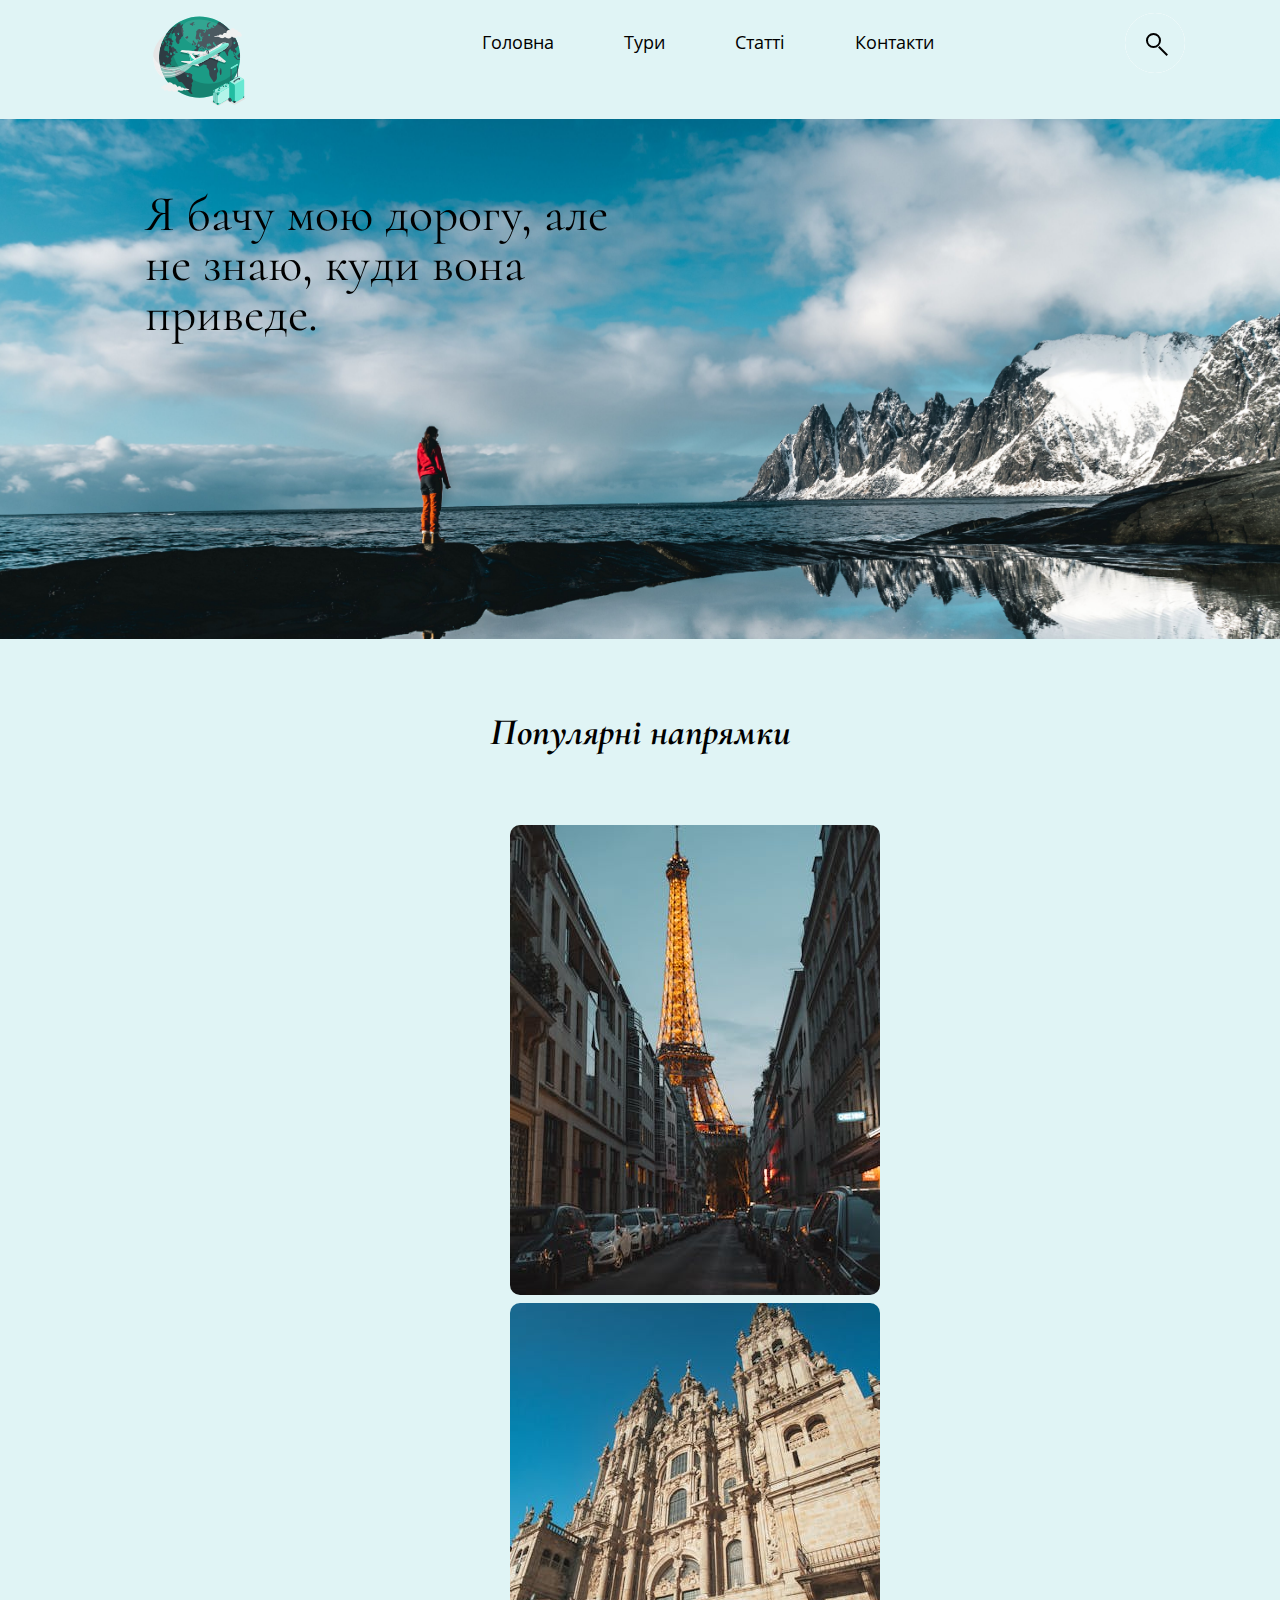
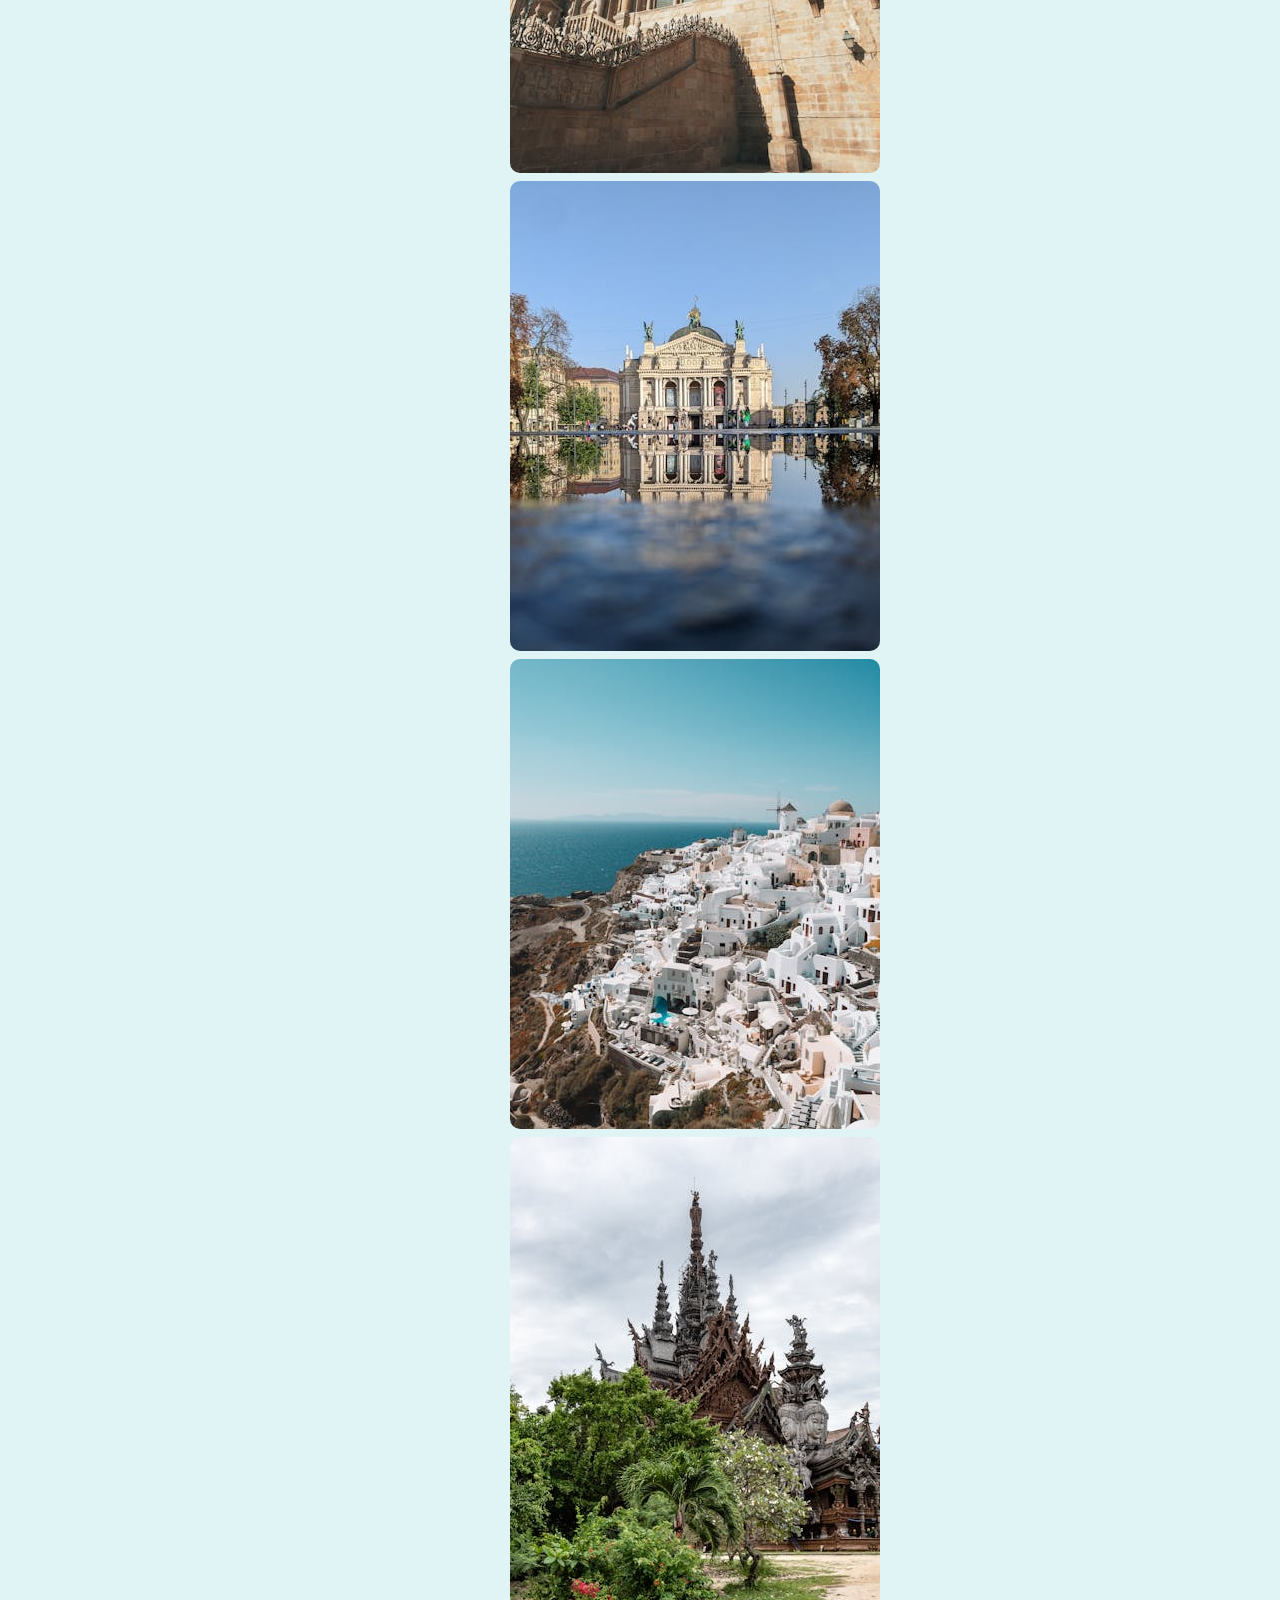
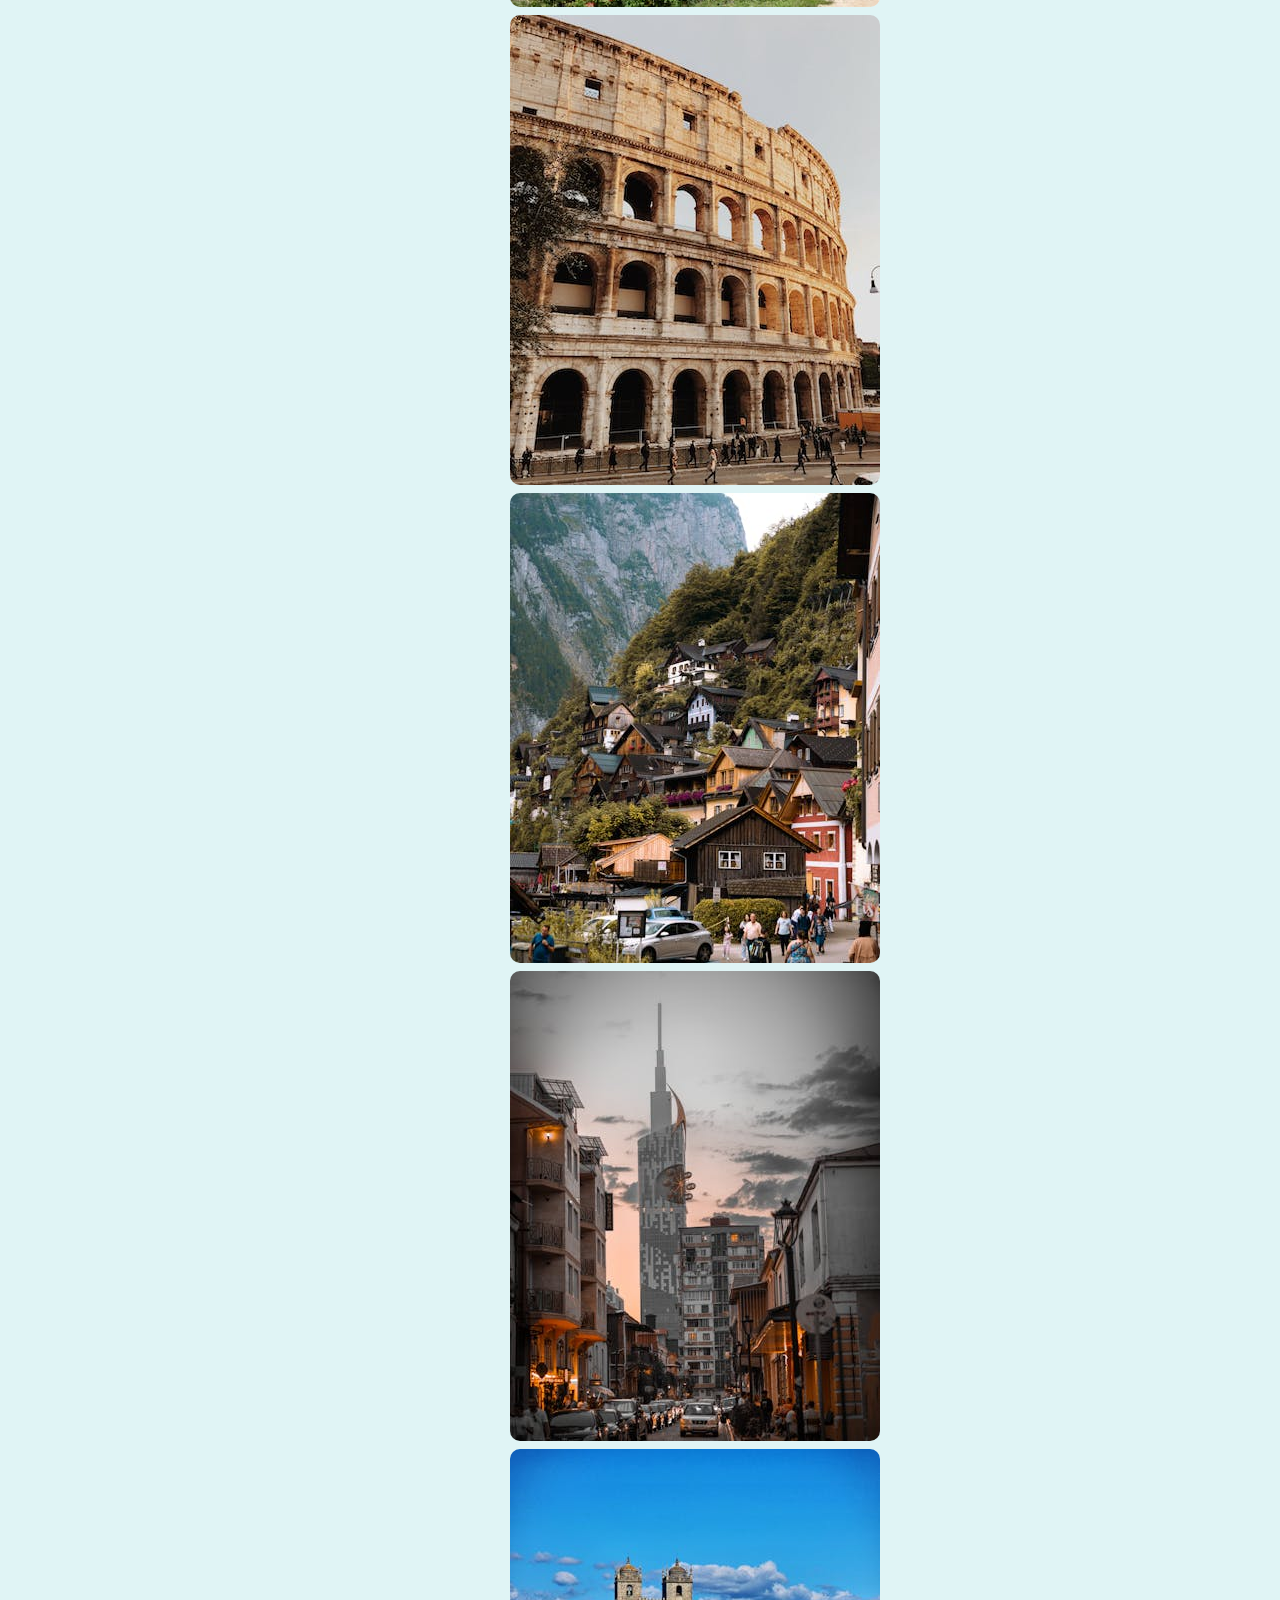
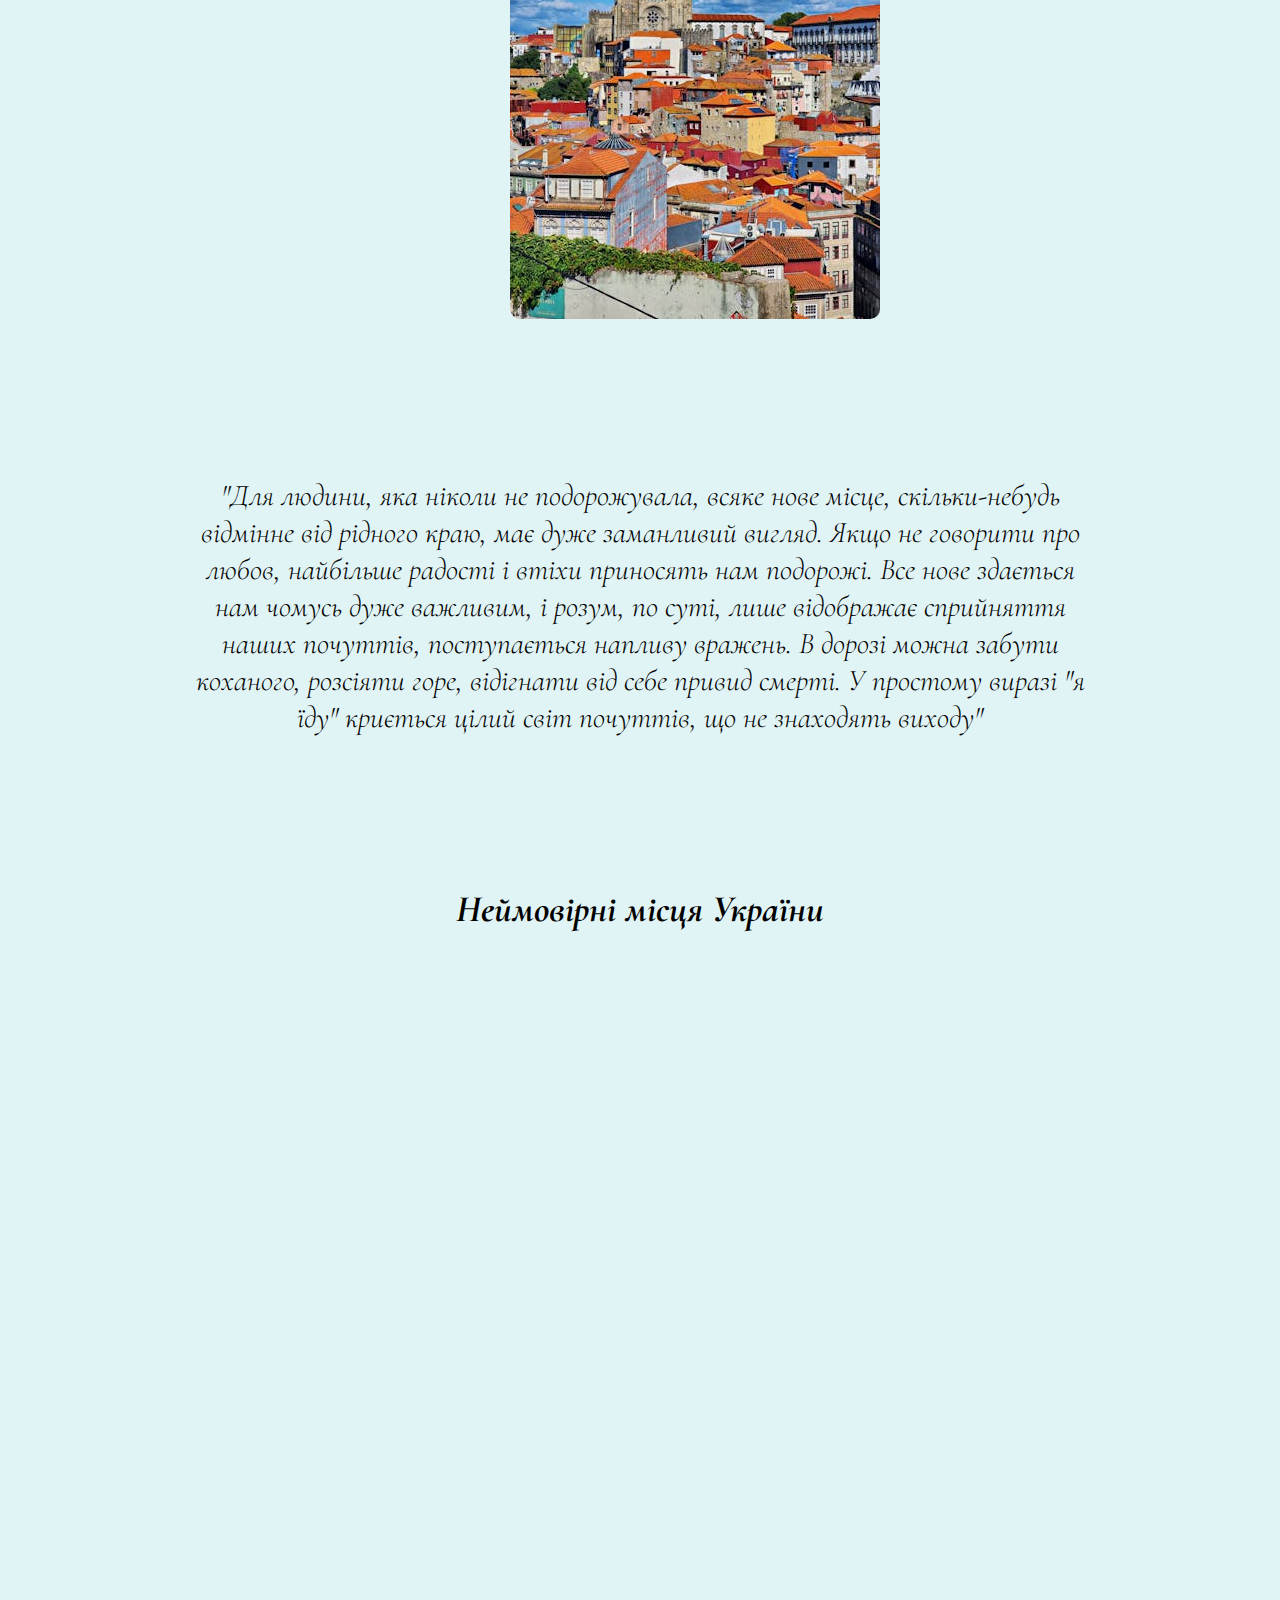
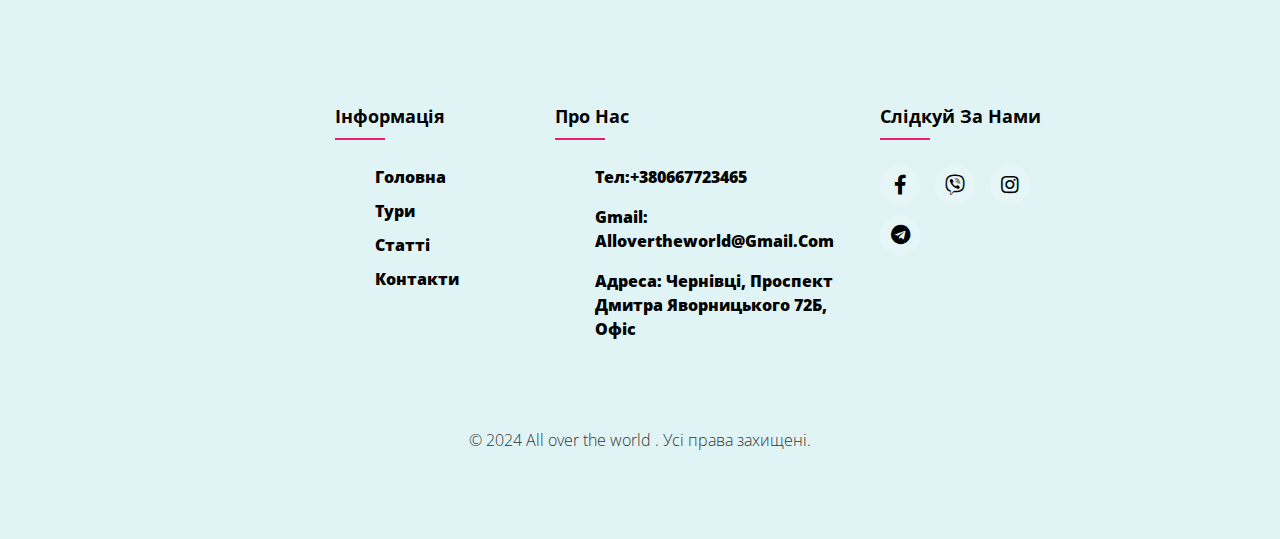
<file: index.html>
<!DOCTYPE html>
<html lang="en">
<head>
    <meta charset="UTF-8">
    <meta name="viewport" content="width=device-width, initial-scale=1.0">
    <link rel="icon" href="images/logo.svg">
    <title>All over the world</title>
    <link rel="preconnect" href="https://fonts.googleapis.com">
<link rel="preconnect" href="https://fonts.gstatic.com" crossorigin>
<link href="https://fonts.googleapis.com/css2?family=Cormorant:ital,wght@0,400;1,300&family=Open+Sans:ital,wght@0,300;0,400;0,600;1,300&display=swap" rel="stylesheet">
<link rel="stylesheet" type="text/css" href="https://cdnjs.cloudflare.com/ajax/libs/font-awesome/5.15.1/css/all.min.css">
<link rel="stylesheet" type="text/css" href="style.css">

</head>
<body>

    <header class="header">
        <div class="container">
            <div class="header__inner">
              <a class="logo" href="index.html" class="menu__link">
                <img src="images/logo.svg" alt="По всьому світу">
              </a>  
              <nav class="menu">
                <!--ul.menu__list>li.menu__item*5>a.menu__link[href=#]-->
                <ul class="menu__list">
                    <li class="menu_item"><a href="index.html" class="menu__link" title="Головна">Головна</a></li>
                    <li class="menu_item"><a href="tyru.html" class="menu__link" target="_blank" title="Тури">Тури</a></li>
                    <li class="menu_item"><a href="Staty.html" class="menu__link" target="_blank" title="Статті">Статті</a></li>
                    <li class="menu_item"><a href="pro-nas.html" class="menu__link" target="_blank" title="Контакти">Контакти</a></li>
                </ul>
              </nav>
              <!-- <ul class="user-actions">
                <li class="user-actions__item-search">
                    <a class="user-actions__link" href="#">
                        <img src="images/search.svg" alt="">
                    </a>
                </li>
                
              </ul> -->
<div class="search">
    <div class="icon"></div>
    <div class="input">
        <input type="text" placeholder="Пошук" id="mySearch">
    </div>
    <div class="clear"></div>
</div>

            </div>
        </div>
    </header>
    <main class="main">
        <section class="top">
            <div class="container">
                <div class="top_inner">
                    <h1 class="top__title">
                        Я бачу мою дорогу, але не знаю, куди вона приведе. 
                    </h1>
                    
                </div>
            </div>
        </section>
    </main>
    <div class="center">
        <div class="container">
          <div class="center__text">
               <h2>Популярні напрямки</h2>
          </div>
       </div>
    </div>

    <section class="projects">
        <div class="country__img">
            <a href="https://www.poehalisnami.ua/ua/tour/franciya" target="_blank">
                <img src="images/franch.jpg" alt="">
                <div class="roof-of-image">
                    <h1>Франція</h1>
                </div>
            </a>
        </div>


        <div class="country__img">
            <a href="https://www.poehalisnami.ua/ua/tour/ispaniya?bids=0&hccids=5%2c4%2c3&atid=2&dd=27.02.2024&ddt=05.03.2024&dcid=6&dcidto=14&priceto=200000" target="_blank">
                <img src="images/ispania.jpg" alt="">
                <div class="roof-of-image">
                    <h1>Іспанія</h1>
                </div>
            </a>
        </div>

        <div class="country__img">
            <a href="https://www.poehalisnami.ua/ua/tour/ukraine" target="_blank">
                <img src="images/ukraine.jpg" alt="">
                <div class="roof-of-image">
                    <h1>Україна</h1>
                </div>
            </a>
        </div>

        <div class="country__img">
            <a href="https://www.poehalisnami.ua/ua/tour/greciya?bids=0&hccids=5%2c4%2c3&atid=2&dd=27.02.2024&ddt=05.03.2024&dcid=6&dcidto=14&priceto=200000" target="_blank">
                <img src="images/grecia.jpg" alt="">
                <div class="roof-of-image">
                    <h1>Греція</h1>
                </div>
            </a>
        </div>

        <div class="country__img">
            <a href="https://www.poehalisnami.ua/ua/tour/tailand?bids=0&hccids=5%2c4%2c3&atid=2&dd=27.02.2024&ddt=05.03.2024&dcid=6&dcidto=14&priceto=200000" target="_blank">
                <img src="images/taylanf.jpg" alt="">
                <div class="roof-of-image">
                    <h1>Тайланд</h1>
                </div>
            </a>
        </div>

        <div class="country__img">
            <a href="https://www.poehalisnami.ua/ua/tour/italiya?bids=0&hccids=5%2c4%2c3&atid=2&dd=27.02.2024&ddt=05.03.2024&dcid=6&dcidto=14&priceto=200000" target="_blank">
                <img src="images/italy.jpg" alt="">
                <div class="roof-of-image">
                    <h1>Італія</h1>
                </div>
            </a>
        </div>

        <div class="country__img">
            <a href="https://www.poehalisnami.ua/ua/tour/avstriya?bids=0&hccids=5%2c4%2c3&atid=2&dd=27.02.2024&ddt=05.03.2024&dcid=6&dcidto=14&priceto=200000" target="_blank">
                <img src="images/avstria.jpg" alt="">
                <div class="roof-of-image">
                    <h1>Австрія</h1>
                </div>
            </a>
        </div>

        <div class="country__img">
            <a href="https://www.poehalisnami.ua/ua/tour/gruziya?bids=0&hccids=5%2c4%2c3&atid=2&dd=27.02.2024&ddt=05.03.2024&dcid=6&dcidto=14&priceto=200000" target="_blank">
                <img src="images/gruzia.jpg" alt="">
                <div class="roof-of-image">
                    <h1>Грузія</h1>
                </div>
            </a>
        </div>

        <div class="country__img">
            <a href="https://www.poehalisnami.ua/ua/tour/portugaliya?bids=0&hccids=5%2c4%2c3&atid=2&dd=27.02.2024&ddt=05.03.2024&dcid=6&dcidto=14&priceto=200000" target="_blank">
                <img src="images/portugal.jpg" alt="">
                <div class="roof-of-image">
                    <h1>Португалія</h1>
                </div>
            </a>
        </div>

    </section>


    <blockquote class="blockquote">
        <p class="blockquote__text">
            "Для людини, яка ніколи не подорожувала, всяке нове місце, скільки-небудь відмінне від рідного краю, має дуже заманливий вигляд. Якщо не говорити про любов, найбільше радості і втіхи приносять нам подорожі. Все нове здається нам чомусь дуже важливим, і розум, по суті, лише відображає сприйняття наших почуттів, поступається напливу вражень. В дорозі можна забути коханого, розсіяти горе, відігнати від себе привид смерті. У простому виразі "я їду" криється цілий світ почуттів, що не знаходять виходу"
        </p>
    </blockquote>

    <div class="video">
        <div class="container">
            <div class="center__text">
                <h2>Неймовірні місця України</h2>
           </div>
            <div class="video-youtube">
                <iframe width="1100" height="600" src="https://www.youtube.com/embed/D7SlK16o82o?si=ScbGqfFwNnSQ7WjD" title="YouTube video player" frameborder="0" allow="accelerometer; autoplay; clipboard-write; encrypted-media; gyroscope; picture-in-picture; web-share" allowfullscreen></iframe>
            </div>
        </div>
    </div>

    <footer class="footer">
        <div class="container">
            <div class="row">
                <div class="footer-col">
                    <h4>Інформація</h4>
                    <ul>
                        <li><a href="">Головна</a></li>
                        <li><a href="tyru.html" target="_blank">Тури</a></li>
                        <li><a href="Staty.html" target="_blank">Статті</a></li>
                        <li><a href="pro-nas.html" target="_blank">Контакти</a></li>
                    </ul>
                </div>
                <div class="footer-col1">
                    <h4>Про нас</h4>
                    <ul>
                        <p>Тел:+380667723465</p>
                        <p>Gmail: Allovertheworld@gmail.com</p>
                        <p>Адреса: Чернівці, проспект Дмитра Яворницького 72Б, офіс</p>
                    </ul>
                </div>
                
                <div class="footer-col">
                    <h4>Слідкуй за нами</h4>
                    <div class="social-links">
                        <a href="https://www.facebook.com/PoehaliSNamiua" target="_blank"><i class="fab fa-facebook-f"></i></a>
                        <a href="https://invite.viber.com/?g2=AQAmBnHVWrezY0si8MU%2BRPtBkzHYNS1%2FdiSJDmbvX7FoLCuEoiB1lQ55e%2BTyT8nV&lang=uk" target="_blank"><i class="fab fa-viber"></i></a>
                        <a href="https://www.instagram.com/official_poehalisnami/" target="_blank"><i class="fab fa-instagram"></i></a>
                        <a href="https://t.me/+u_pqontVG04zMjhi" target="_blank"><i class="fab fa-telegram"></i></a>
                    </div>
                </div>
            </div>
        </div>
        <div class="bottom-bar">
            <p>&copy; 2024 All over the world . Усі права захищені.</p>
        </div>
   </footer>
    
     
</body>

<script src="Javascript.js"></script>
</html>
</file>
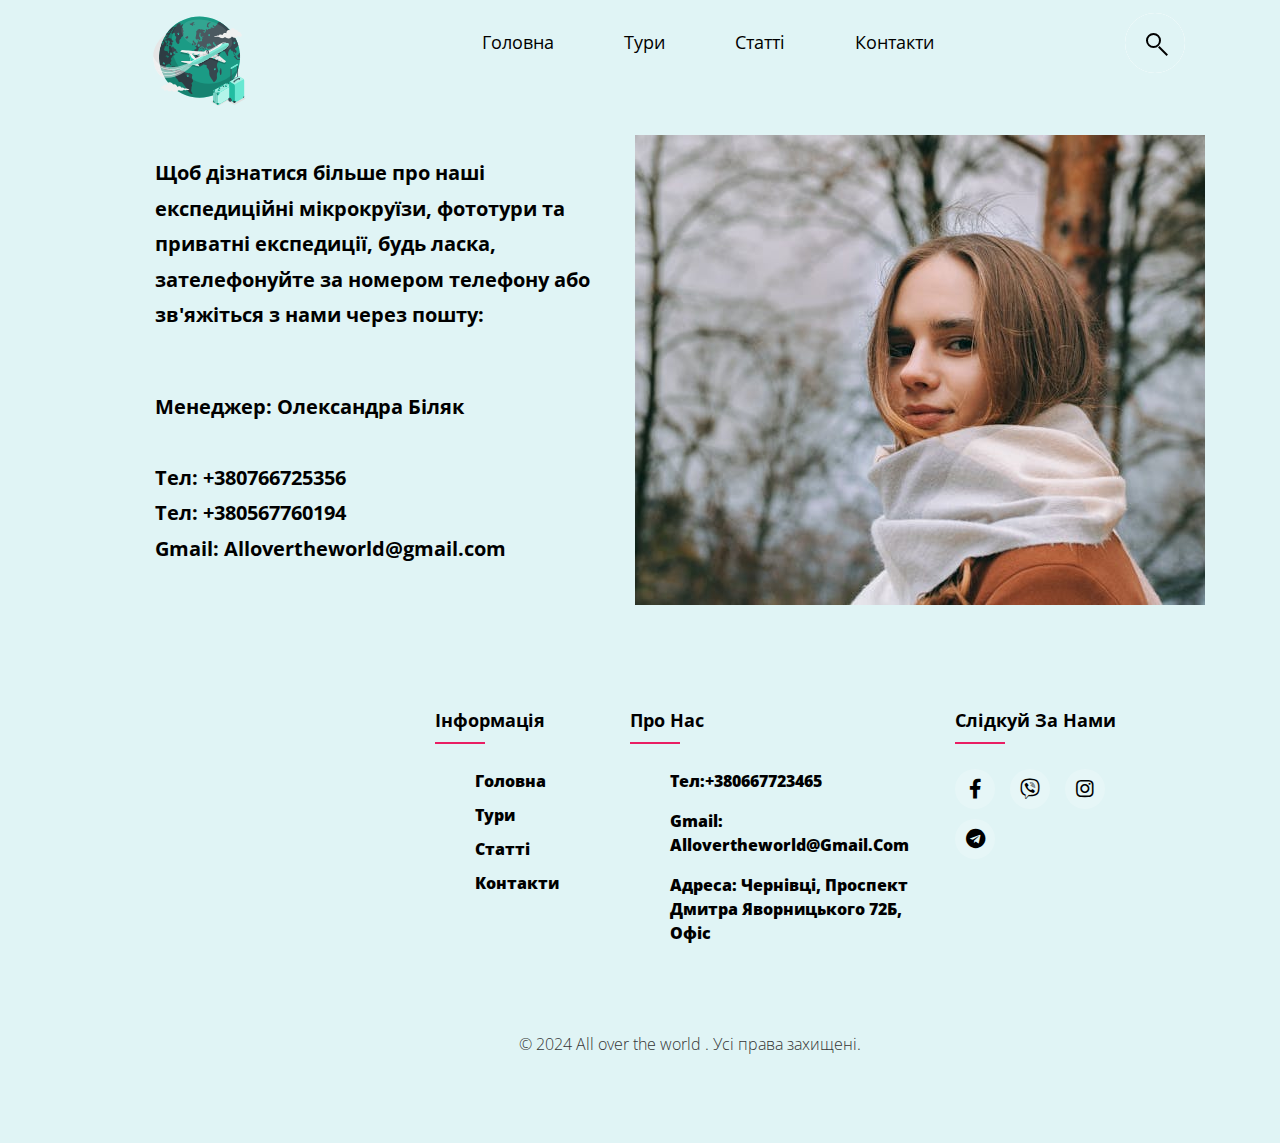
<file: pro-nas.html>
<!DOCTYPE html>
<html lang="en">
<head>
    <meta charset="UTF-8">
    <meta name="viewport" content="width=device-width, initial-scale=1.0">
    <link rel="icon" href="images/logo.svg">
    <title>Контакти</title>
    <link rel="preconnect" href="https://fonts.googleapis.com">
<link rel="preconnect" href="https://fonts.gstatic.com" crossorigin>
<link href="https://fonts.googleapis.com/css2?family=Cormorant:ital,wght@0,400;1,300&family=Open+Sans:ital,wght@0,300;0,400;0,600;1,300&display=swap" rel="stylesheet">
<link rel="stylesheet" type="text/css" href="https://cdnjs.cloudflare.com/ajax/libs/font-awesome/5.15.1/css/all.min.css">
<link rel="stylesheet" href="Staty.css">

</head>
<body>

    <header class="header">
        <div class="container">
            <div class="header__inner">
              <a class="logo" href="index.html" class="menu__link">
                <img src="images/logo.svg" alt="По всьому світу">
              </a>  
              <nav class="menu">
                <!--ul.menu__list>li.menu__item*5>a.menu__link[href=#]-->
                <ul class="menu__list">
                    <li class="menu_item"><a href="index.html" class="menu__link" title="Головна">Головна</a></li>
                    <li class="menu_item"><a href="tyru.html" class="menu__link" target="_blank" title="Тури">Тури</a></li>
                    <li class="menu_item"><a href="Staty.html" class="menu__link" target="_blank" title="Статті">Статті</a></li>
                    <li class="menu_item"><a href="" class="menu__link" target="_blank" title="Контакти">Контакти</a></li>
                </ul>
              </nav>
              <div class="search">
                <div class="icon"></div>
                <div class="input">
                    <input type="text" placeholder="Пошук" id="mySearch">
                </div>
                <div class="clear"></div>
            </div>
            </div>
        </div>
    </header>
   
    <main>
        <div class="container">
            <article class="article">
                <div class="article-text">
                    <div class="artical-title"></div>
                    <p>Щоб дізнатися більше про наші експедиційні мікрокруїзи, фототури та приватні експедиції, будь ласка, зателефонуйте за номером телефону або зв'яжіться з нами через пошту:<br><br>
                    </p>

                    <p>
                       Менеджер: Олександра Біляк<br><br>
                       Тел: +380766725356<br>
                       Тел: +380567760194<br>
                       Gmail: Allovertheworld@gmail.com
                    </p>
                </div>
                <div class="article-img">
        <img src="./images/qwe.jpg" alt="">
                </div>
            </article>
        
        
        </div>
          </main>







    <footer class="footer">
        <div class="container">
            <div class="row">
                <div class="footer-col">
                    <h4>Інформація</h4>
                    <ul>
                        <li><a href="index.html">Головна</a></li>
                        <li><a href="tyru.html" target="_blank">Тури</a></li>
                        <li><a href="Staty.html" target="_blank">Статті</a></li>
                        <li><a href="pro-nas.html" target="_blank">Контакти</a></li>
                    </ul>
                </div>
                <div class="footer-col1">
                    <h4>Про нас</h4>
                    <ul>
                        <p>Тел:+380667723465</p>
                        <p>Gmail: Allovertheworld@gmail.com</p>
                        <p>Адреса: Чернівці, проспект Дмитра Яворницького 72Б, офіс</p>
                    </ul>
                </div>
                
                
                <div class="footer-col">
                    <h4>Слідкуй за нами</h4>
                    <div class="social-links">
                        <a href="https://www.facebook.com/PoehaliSNamiua" target="_blank"><i class="fab fa-facebook-f"></i></a>
                        <a href="https://invite.viber.com/?g2=AQAmBnHVWrezY0si8MU%2BRPtBkzHYNS1%2FdiSJDmbvX7FoLCuEoiB1lQ55e%2BTyT8nV&lang=uk" target="_blank"><i class="fab fa-viber"></i></a>
                        <a href="https://www.instagram.com/official_poehalisnami/" target="_blank"><i class="fab fa-instagram"></i></a>
                        <a href="https://t.me/+u_pqontVG04zMjhi" target="_blank"><i class="fab fa-telegram"></i></a>
                    </div>
                    </div>
                </div>
            </div>
        </div>
        <div class="bottom-bar">
            <p>&copy; 2024 All over the world . Усі права захищені.</p>
        </div>
   </footer>
    
     
</body>
<script src="Javascript.js"></script>
</html>
</file>
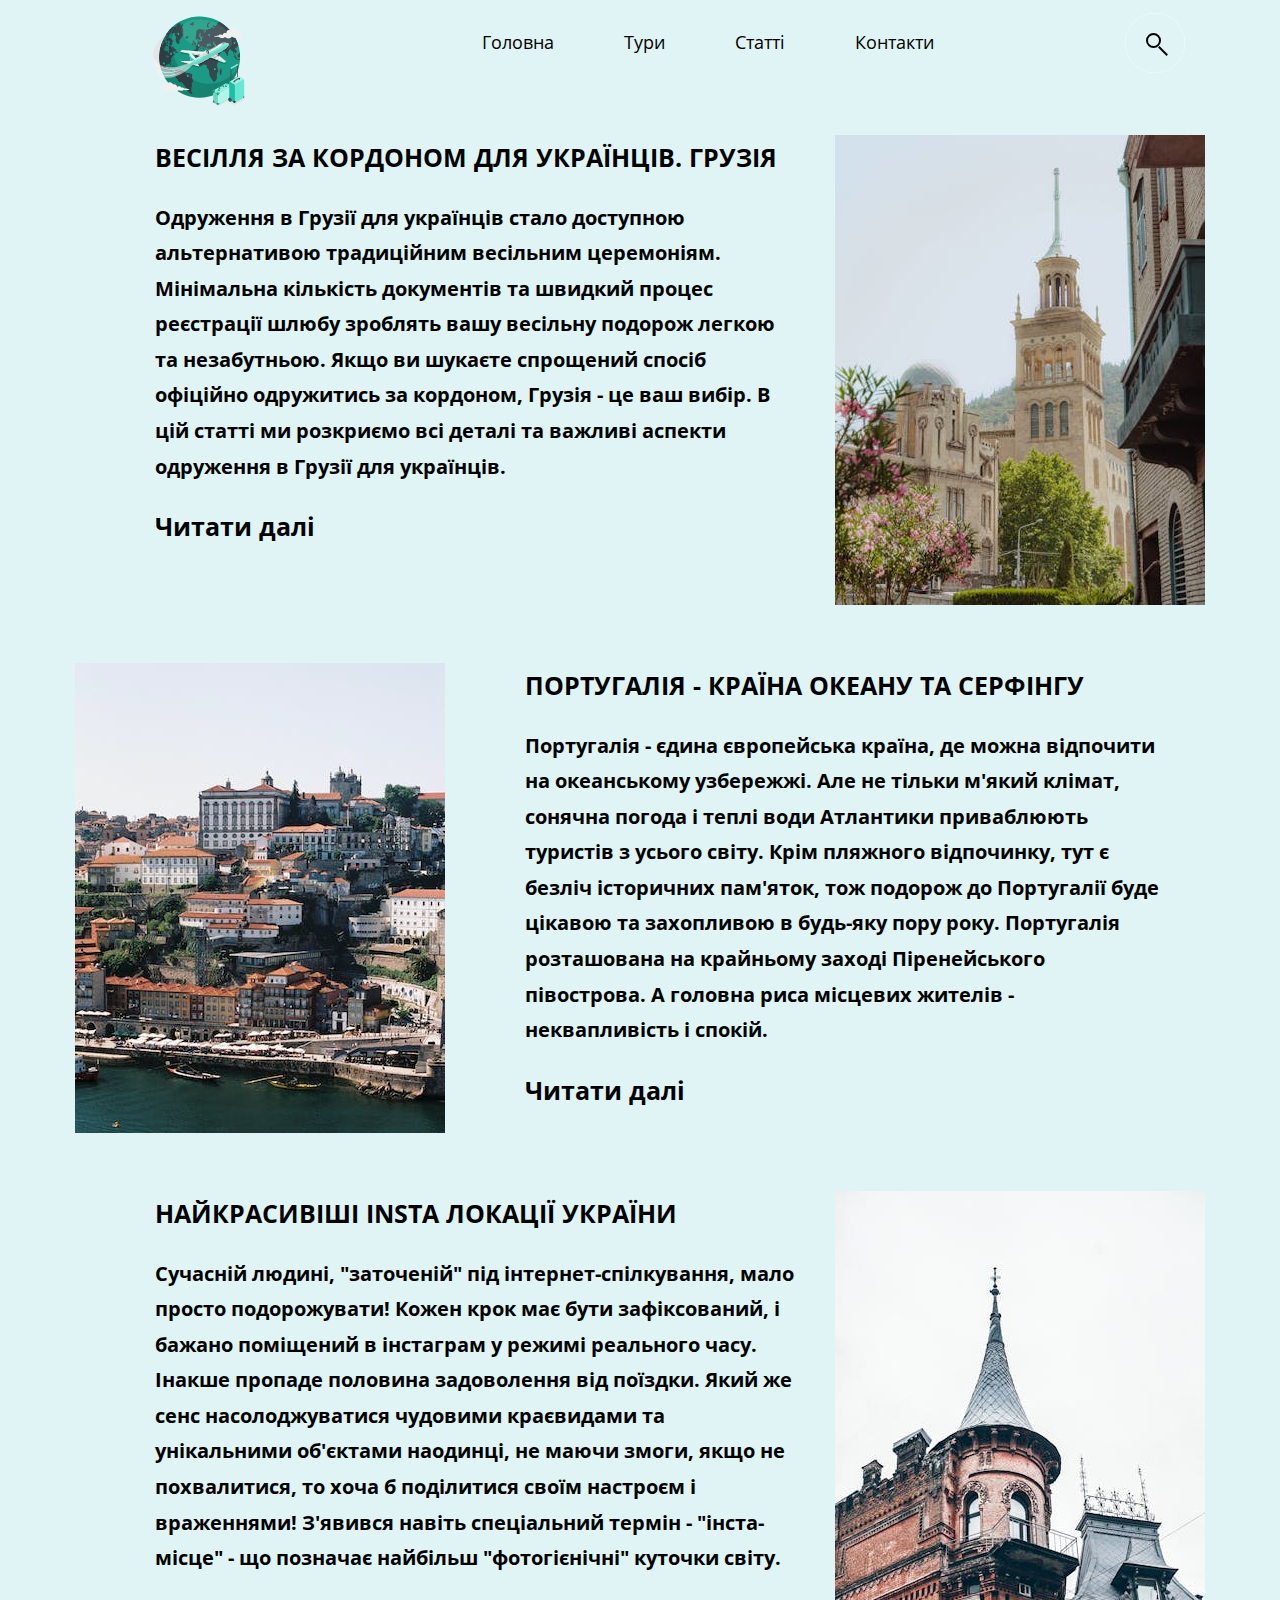
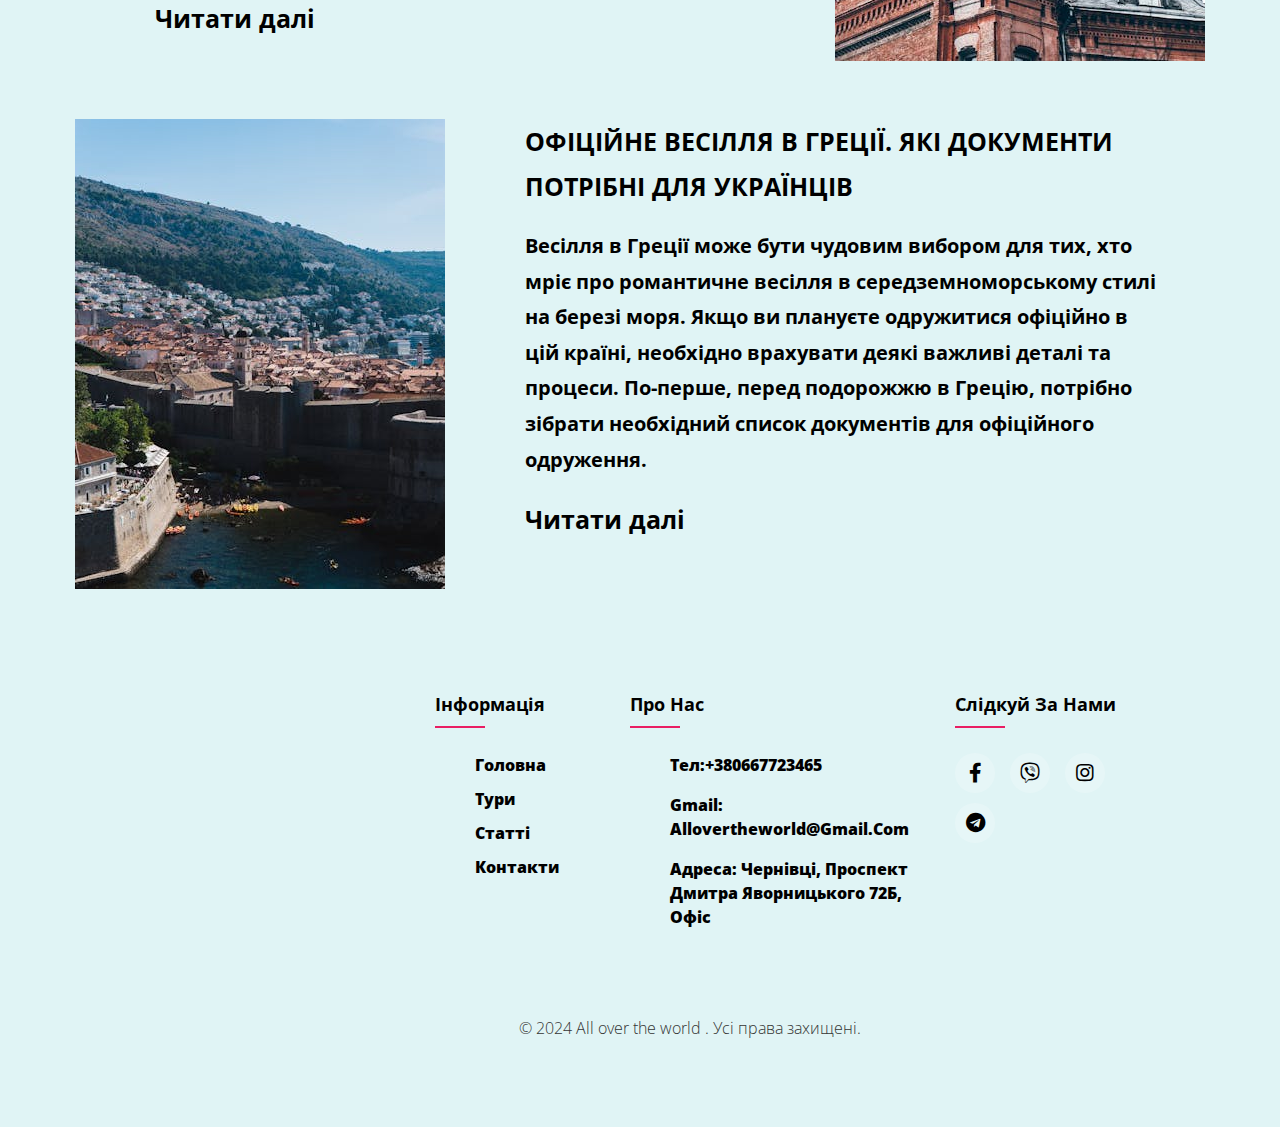
<file: Staty.html>
<!DOCTYPE html>
<html lang="en">
<head>
    <meta charset="UTF-8">
    <meta name="viewport" content="width=device-width, initial-scale=1.0">
    <link rel="icon" href="images/logo.svg">
    <title>Статті</title>
    <link rel="preconnect" href="https://fonts.googleapis.com">
<link rel="preconnect" href="https://fonts.gstatic.com" crossorigin>
<link href="https://fonts.googleapis.com/css2?family=Cormorant:ital,wght@0,400;1,300&family=Open+Sans:ital,wght@0,300;0,400;0,600;1,300&display=swap" rel="stylesheet">
<link rel="stylesheet" type="text/css" href="https://cdnjs.cloudflare.com/ajax/libs/font-awesome/5.15.1/css/all.min.css">
<link rel="stylesheet" href="Staty.css">

</head>
<body>

    <header class="header">
        <div class="container">
            <div class="header__inner">
              <a class="logo" href="index.html" class="menu__link">
                <img src="images/logo.svg" alt="По всьому світу">
              </a>  
              <nav class="menu">
                <!--ul.menu__list>li.menu__item*5>a.menu__link[href=#]-->
                <ul class="menu__list">
                    <li class="menu_item"><a href="index.html" class="menu__link" title="Головна">Головна</a></li>
                    <li class="menu_item"><a href="tyru.html" class="menu__link" target="_blank" title="Тури">Тури</a></li>
                    <li class="menu_item"><a href="Staty.html" class="menu__link" target="_blank" title="Статті">Статті</a></li>
                    <li class="menu_item"><a href="pro-nas.html" class="menu__link" target="_blank" title="Контакти">Контакти</a></li>
                </ul>
              </nav>
              <div class="search">
                <div class="icon"></div>
                <div class="input">
                    <input type="text" placeholder="Пошук" id="mySearch">
                </div>
                <div class="clear"></div>
            </div>
            </div>
        </div>
    </header>
   
  <main>
<div class="container">
    <article class="article">
        <div class="article-text">
            <div class="artical-title">ВЕСІЛЛЯ ЗА КОРДОНОМ ДЛЯ УКРАЇНЦІВ. ГРУЗІЯ</div>
            <p> Одруження в Грузії для українців стало доступною альтернативою традиційним весільним церемоніям. 
            Мінімальна кількість документів та швидкий процес реєстрації шлюбу зроблять вашу весільну подорож легкою та незабутньою. 
            Якщо ви шукаєте спрощений спосіб офіційно одружитись за кордоном, Грузія - це ваш вибір. 
            В цій статті ми розкриємо всі деталі та важливі аспекти одруження в Грузії для українців.</p>
           <div class="link-ease-in-out"><a class="link" href="https://www.avestravel.com.ua/articles_view/vesillja-za-kordonom-dlja-ukrainciv-gruzija/" target="_blank" title="Читати далі">Читати далі</a> 
        </div>
           
        </div>
        <div class="article-img">
<img src="./images/1.jpg" alt="">
        </div>
    </article>

    <article class="article">
        <div class="article-text">
            <div class="artical-title">ПОРТУГАЛІЯ - КРАЇНА ОКЕАНУ ТА СЕРФІНГУ</div>
            <p>Португалія - єдина європейська країна, де можна відпочити на океанському узбережжі. Але не тільки м'який клімат, сонячна погода і теплі води Атлантики приваблюють туристів з усього світу. Крім пляжного відпочинку, тут є безліч історичних пам'яток, тож подорож до Португалії буде цікавою та захопливою в будь-яку пору року. Португалія розташована на крайньому заході Піренейського півострова. А головна риса місцевих жителів - неквапливість і спокій.</p>
           <div class="link-ease-in-out"><a class="link" href="https://www.avestravel.com.ua/articles_view/portugalija-kraina-okeanu-ta-serfingu/" target="_blank" title="Читати далі">Читати далі</a> 
        </div>
           
        </div>
        <div class="article-img">
<img src="./images/2.jpg" alt="">
        </div>
    </article>

    <article class="article">
        <div class="article-text">
            <div class="artical-title">НАЙКРАСИВІШІ INSTA ЛОКАЦІЇ УКРАЇНИ</div>
            <p> Сучасній людині, "заточеній" під інтернет-спілкування, мало просто подорожувати! Кожен крок має бути зафіксований, і бажано поміщений в інстаграм у режимі реального часу. Інакше пропаде половина задоволення від поїздки. Який же сенс насолоджуватися чудовими краєвидами та унікальними об'єктами наодинці, не маючи змоги, якщо не похвалитися, то хоча б поділитися своїм настроєм і враженнями! З'явився навіть спеціальний термін - "інста-місце" - що позначає найбільш "фотогієнічні" куточки світу.</p>
           <div class="link-ease-in-out"><a class="link" href="https://www.avestravel.com.ua/articles_view/najkrasivishi-insta-lokacii-ukraini/" target="_blank" title="Читати далі">Читати далі</a> 
        </div>
           
        </div>
        <div class="article-img">
<img src="./images/5.jpg" alt="">
        </div>
    </article>

    <article class="article">
        <div class="article-text">
            <div class="artical-title">ОФІЦІЙНЕ ВЕСІЛЛЯ В ГРЕЦІЇ. ЯКІ ДОКУМЕНТИ ПОТРІБНІ ДЛЯ УКРАЇНЦІВ</div>
            <p> Весілля в Греції може бути чудовим вибором для тих, хто мріє про романтичне весілля в середземноморському стилі на березі моря. Якщо ви плануєте одружитися офіційно в цій країні, необхідно врахувати деякі важливі деталі та процеси. По-перше, перед подорожжю в Грецію, потрібно зібрати необхідний список документів для офіційного одруження.</p>
           <div class="link-ease-in-out"><a class="link" href="https://www.avestravel.com.ua/articles_view/oficijne-vesillja-v-grecii-jaki-dokumenti-potribni-dlja-ukrainciv-/" target="_blank" title="Читати далі">Читати далі</a> 
        </div>
           
        </div>
        <div class="article-img">
<img src="./images/4.jpg" alt="">
        </div>
    </article>

</div>
  </main>






    <footer class="footer">
        <div class="container">
            <div class="row">
                <div class="footer-col">
                    <h4>Інформація</h4>
                    <ul>
                        <li><a href="index.html">Головна</a></li>
                        <li><a href="tyru.html" target="_blank">Тури</a></li>
                        <li><a href="Staty.html" target="_blank">Статті</a></li>
                        <li><a href="pro-nas.html" target="_blank">Контакти</a></li>
                    </ul>
                </div>
                
                <div class="footer-col1">
                    <h4>Про нас</h4>
                    <ul>
                        <p>Тел:+380667723465</p>
                        <p>Gmail: Allovertheworld@gmail.com</p>
                        <p>Адреса: Чернівці, проспект Дмитра Яворницького 72Б, офіс</p>
                    </ul>
                </div>
                
                <div class="footer-col">
                    <h4>Слідкуй за нами</h4>
                    <div class="social-links">
                        <a href="https://www.facebook.com/PoehaliSNamiua" target="_blank"><i class="fab fa-facebook-f"></i></a>
                        <a href="https://invite.viber.com/?g2=AQAmBnHVWrezY0si8MU%2BRPtBkzHYNS1%2FdiSJDmbvX7FoLCuEoiB1lQ55e%2BTyT8nV&lang=uk" target="_blank"><i class="fab fa-viber"></i></a>
                        <a href="https://www.instagram.com/official_poehalisnami/" target="_blank"><i class="fab fa-instagram"></i></a>
                        <a href="https://t.me/+u_pqontVG04zMjhi" target="_blank"><i class="fab fa-telegram"></i></a>
                    </div>
                    </div>
                </div>
            </div>
        </div>
        <div class="bottom-bar">
            <p>&copy; 2024 All over the world . Усі права захищені.</p>
        </div>
   </footer>
    
     
</body>
<script src="Javascript.js"></script>
</html>
</file>
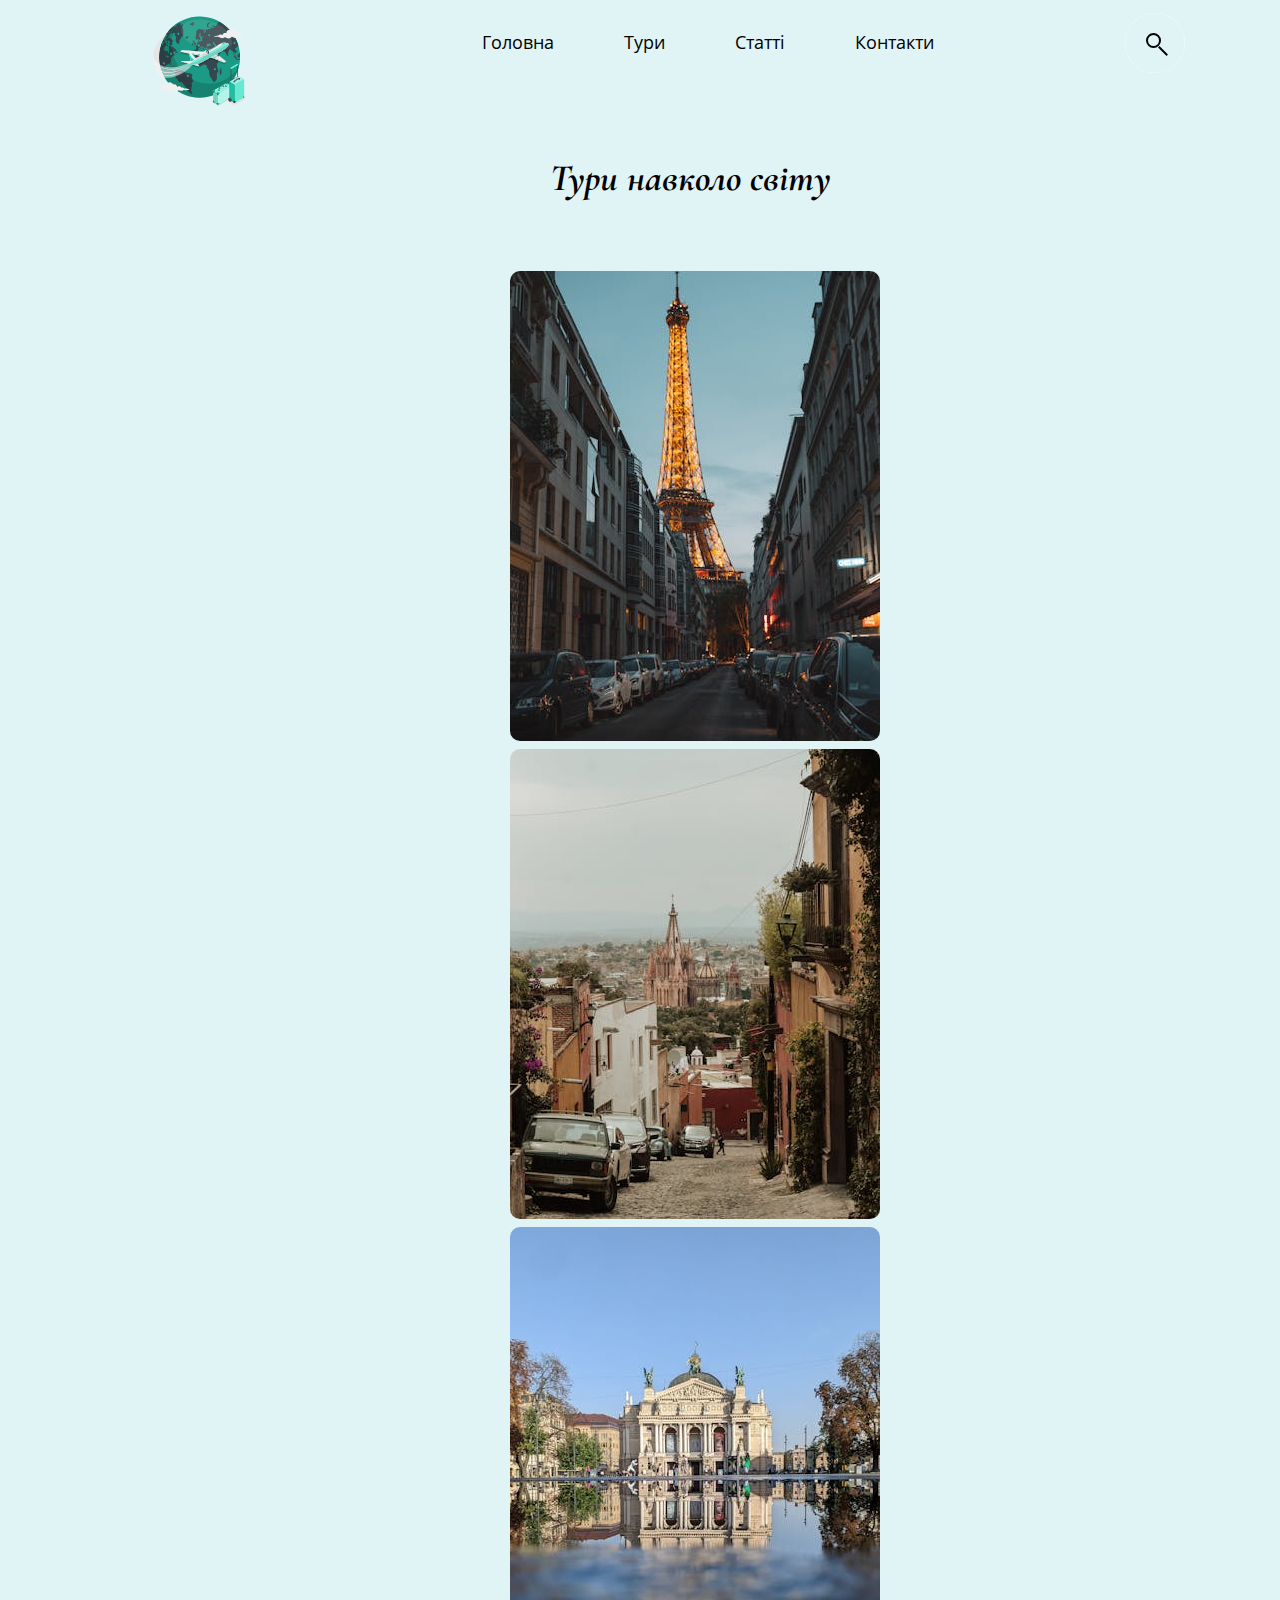
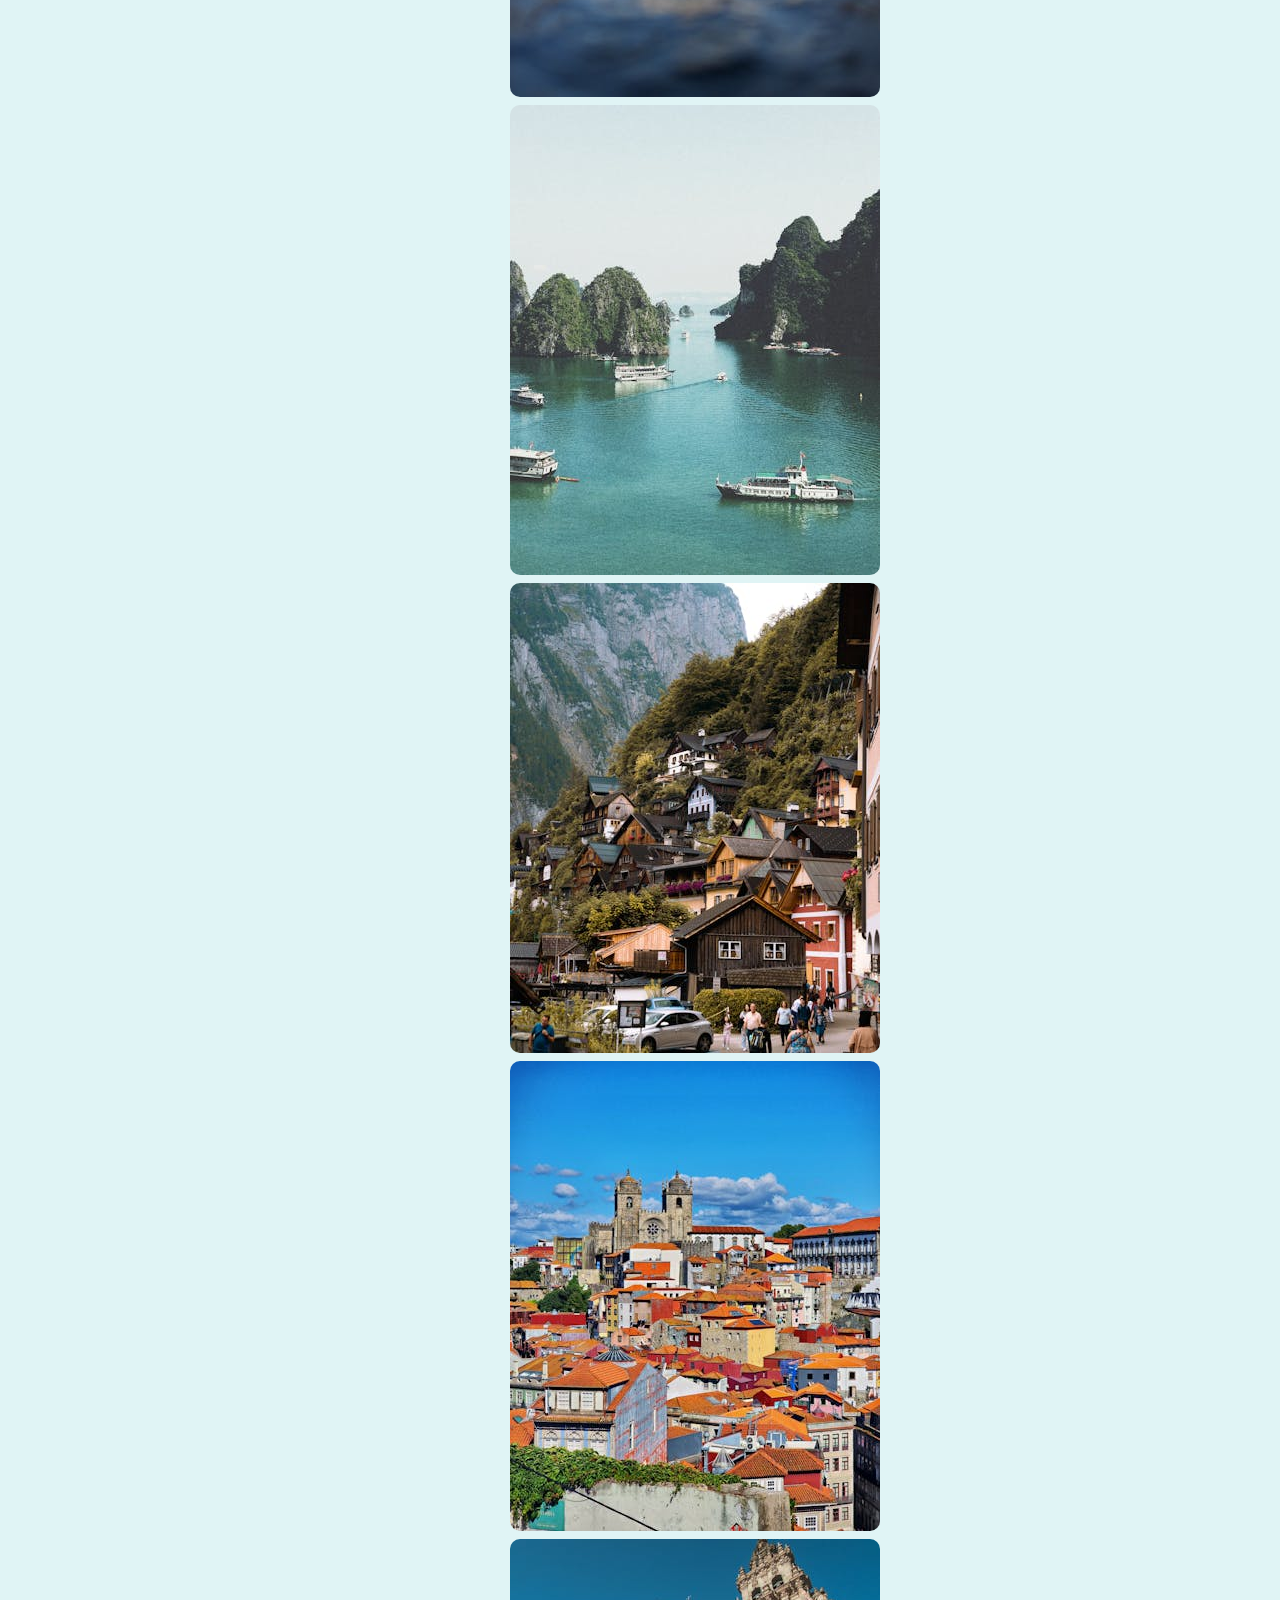
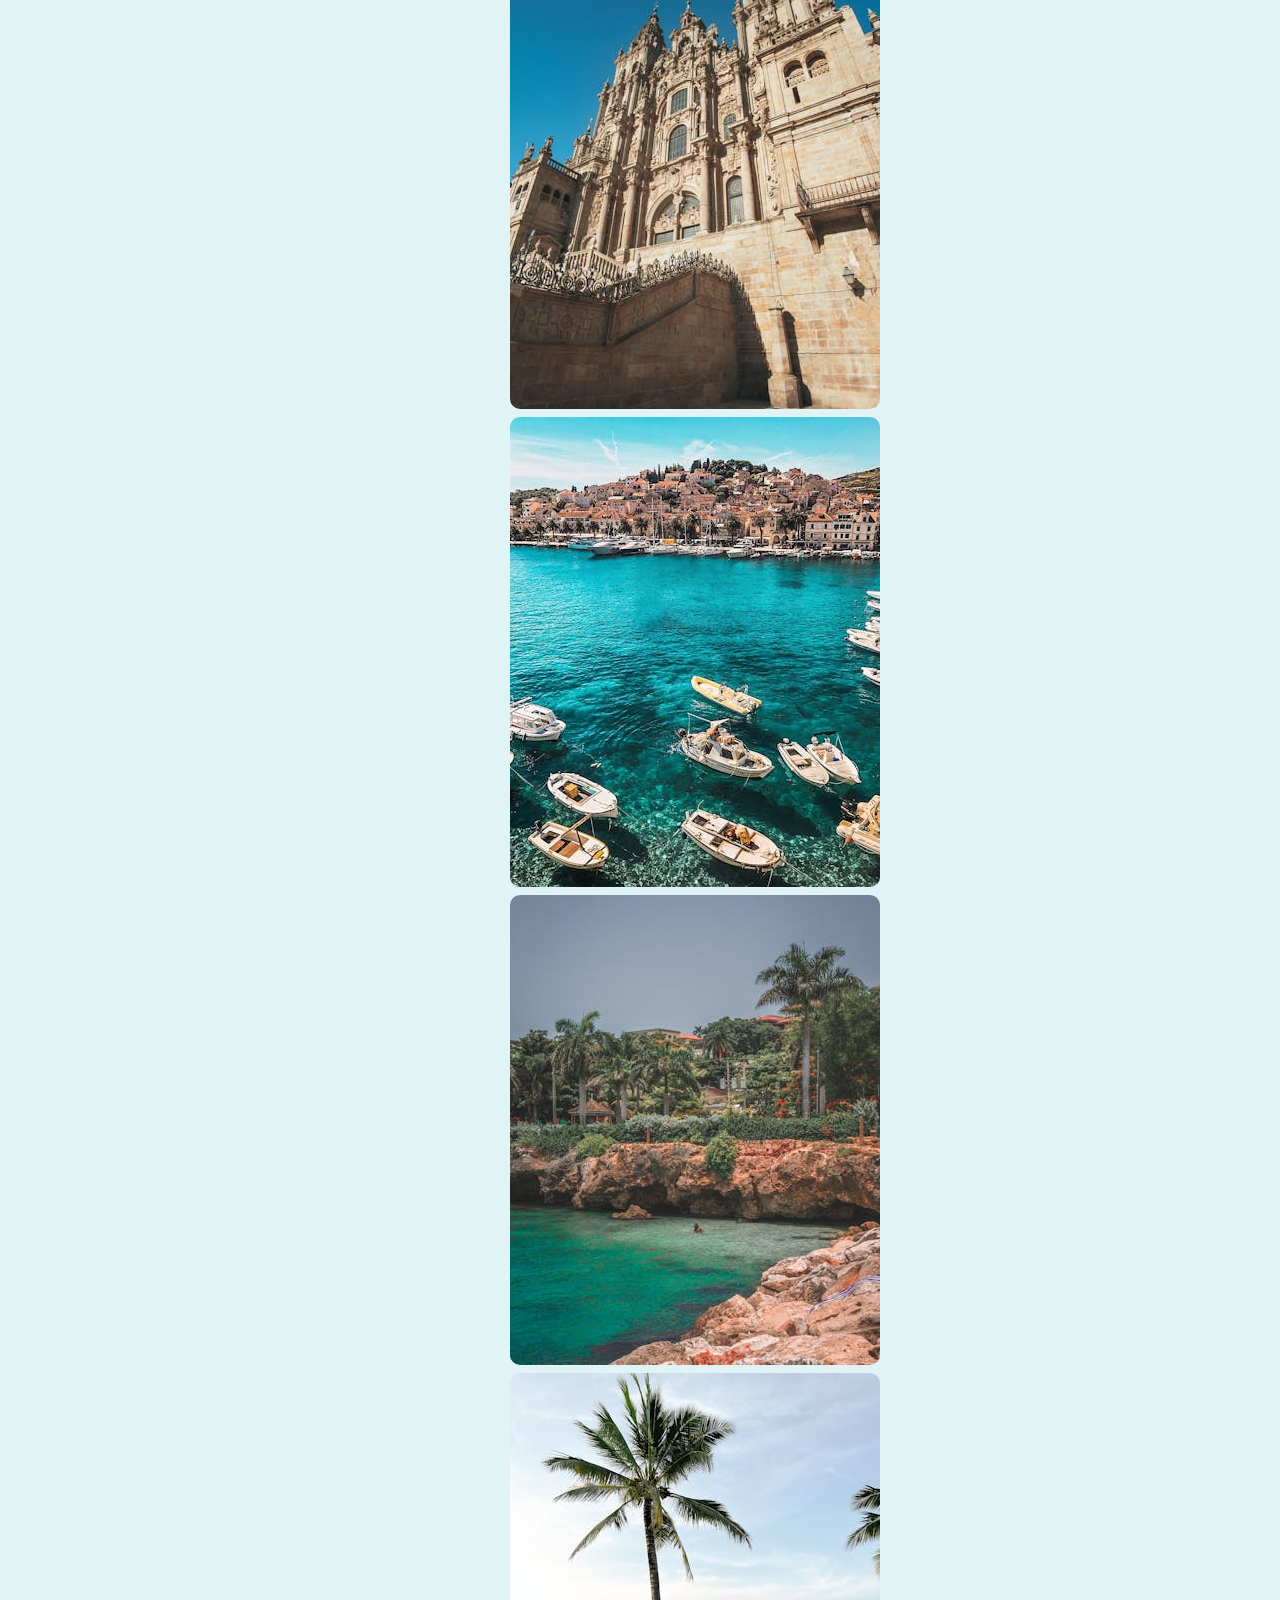
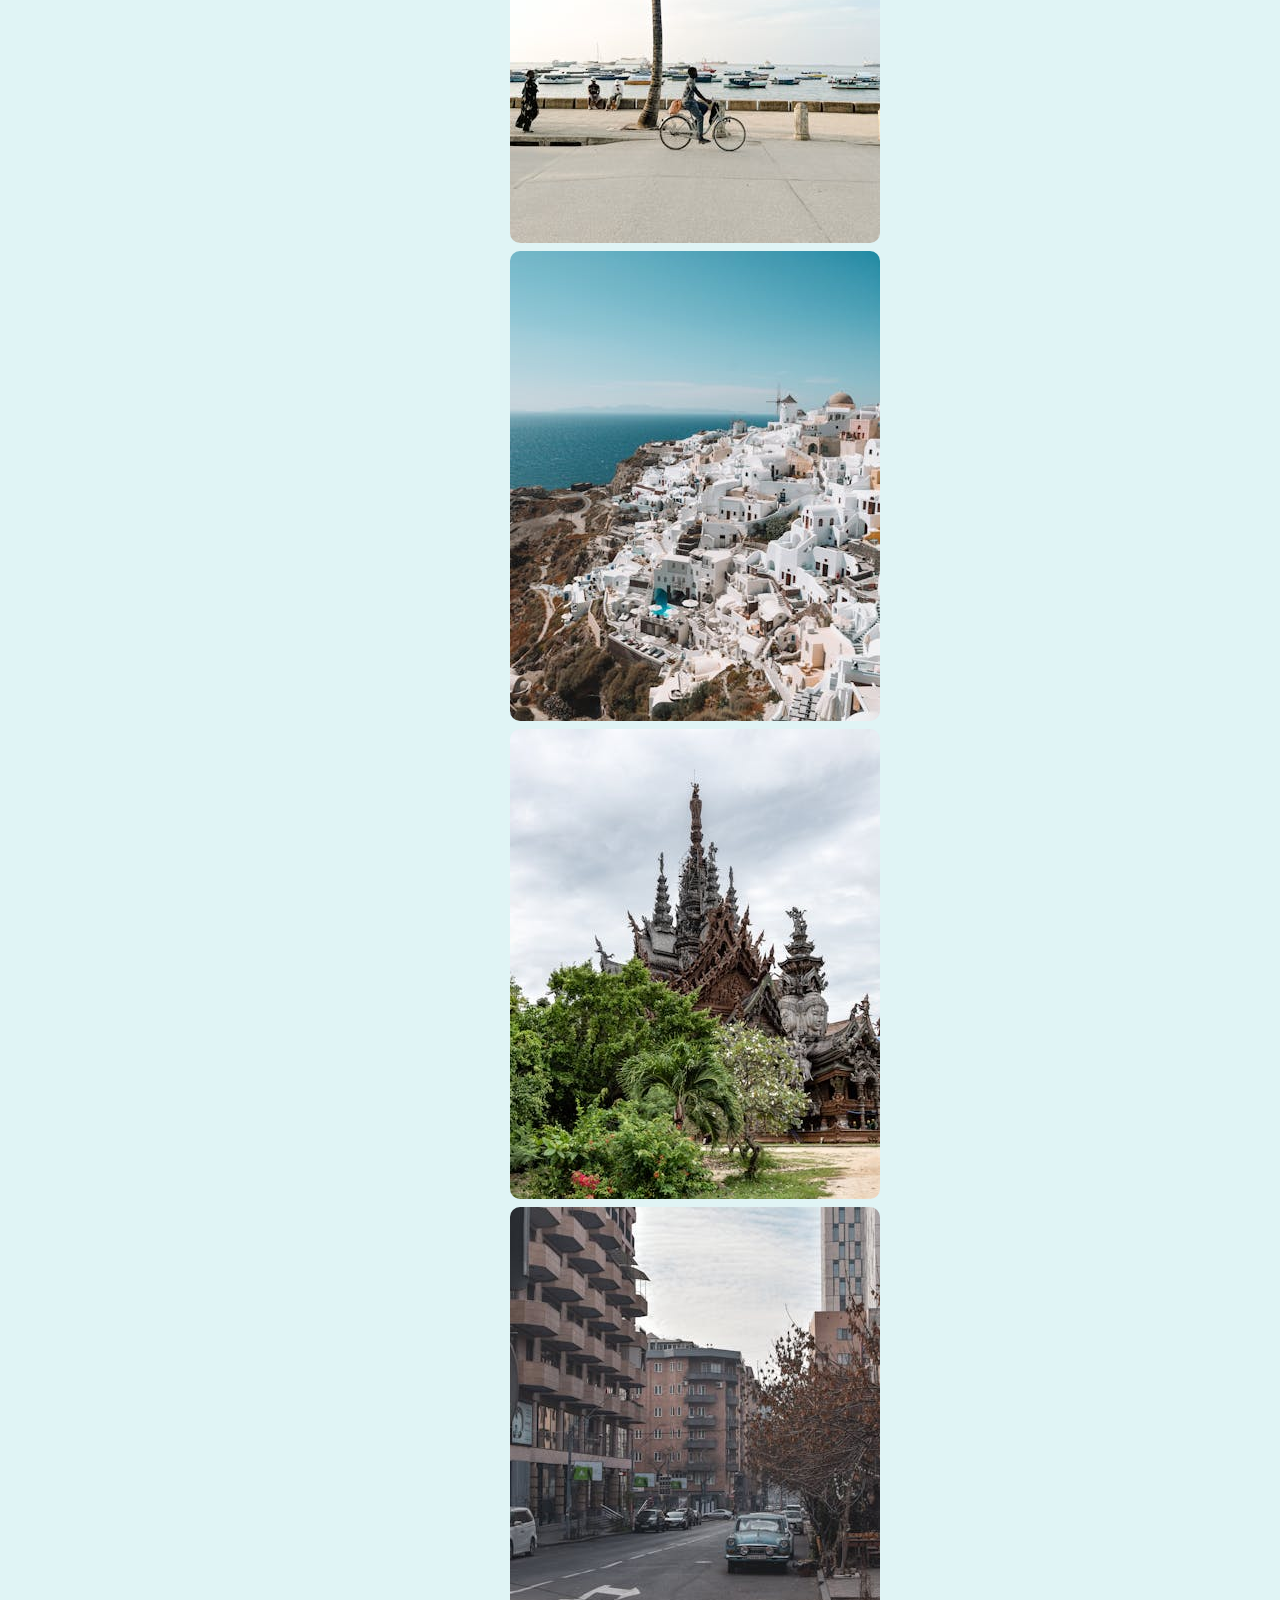
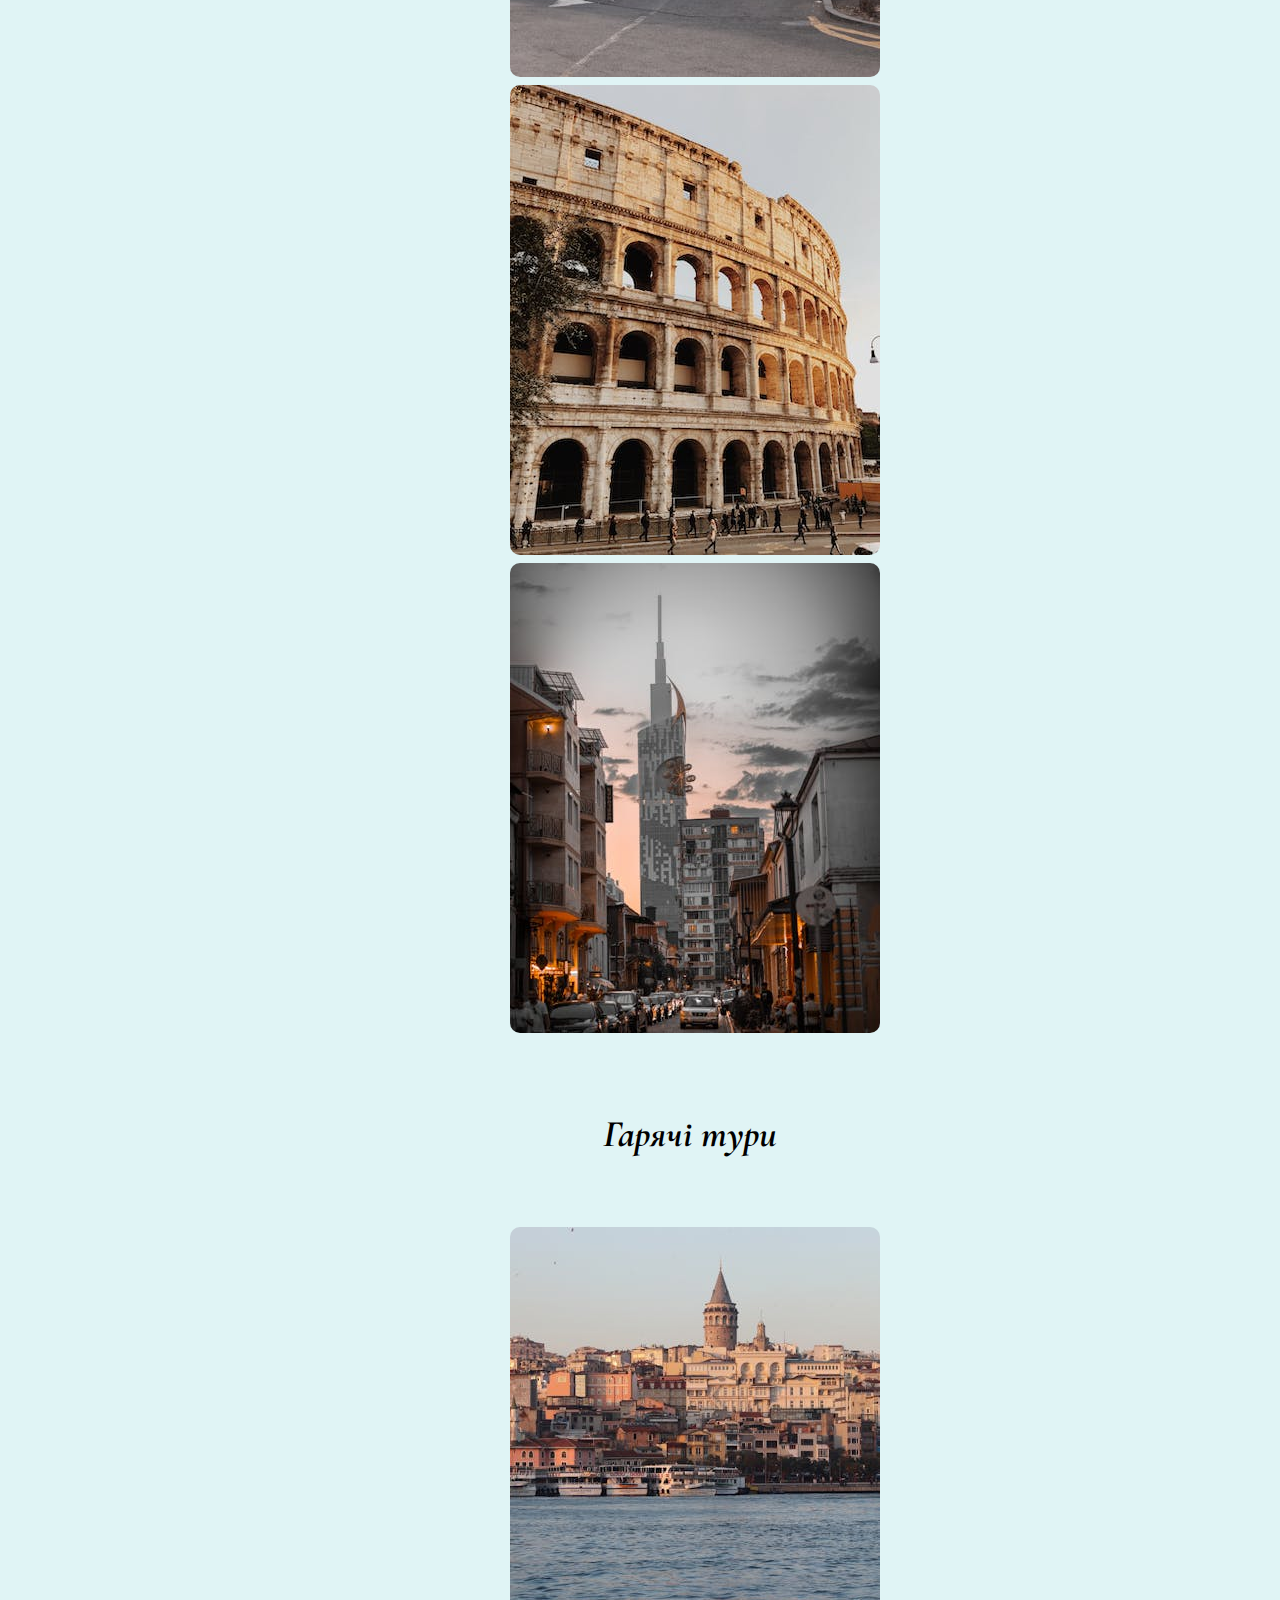
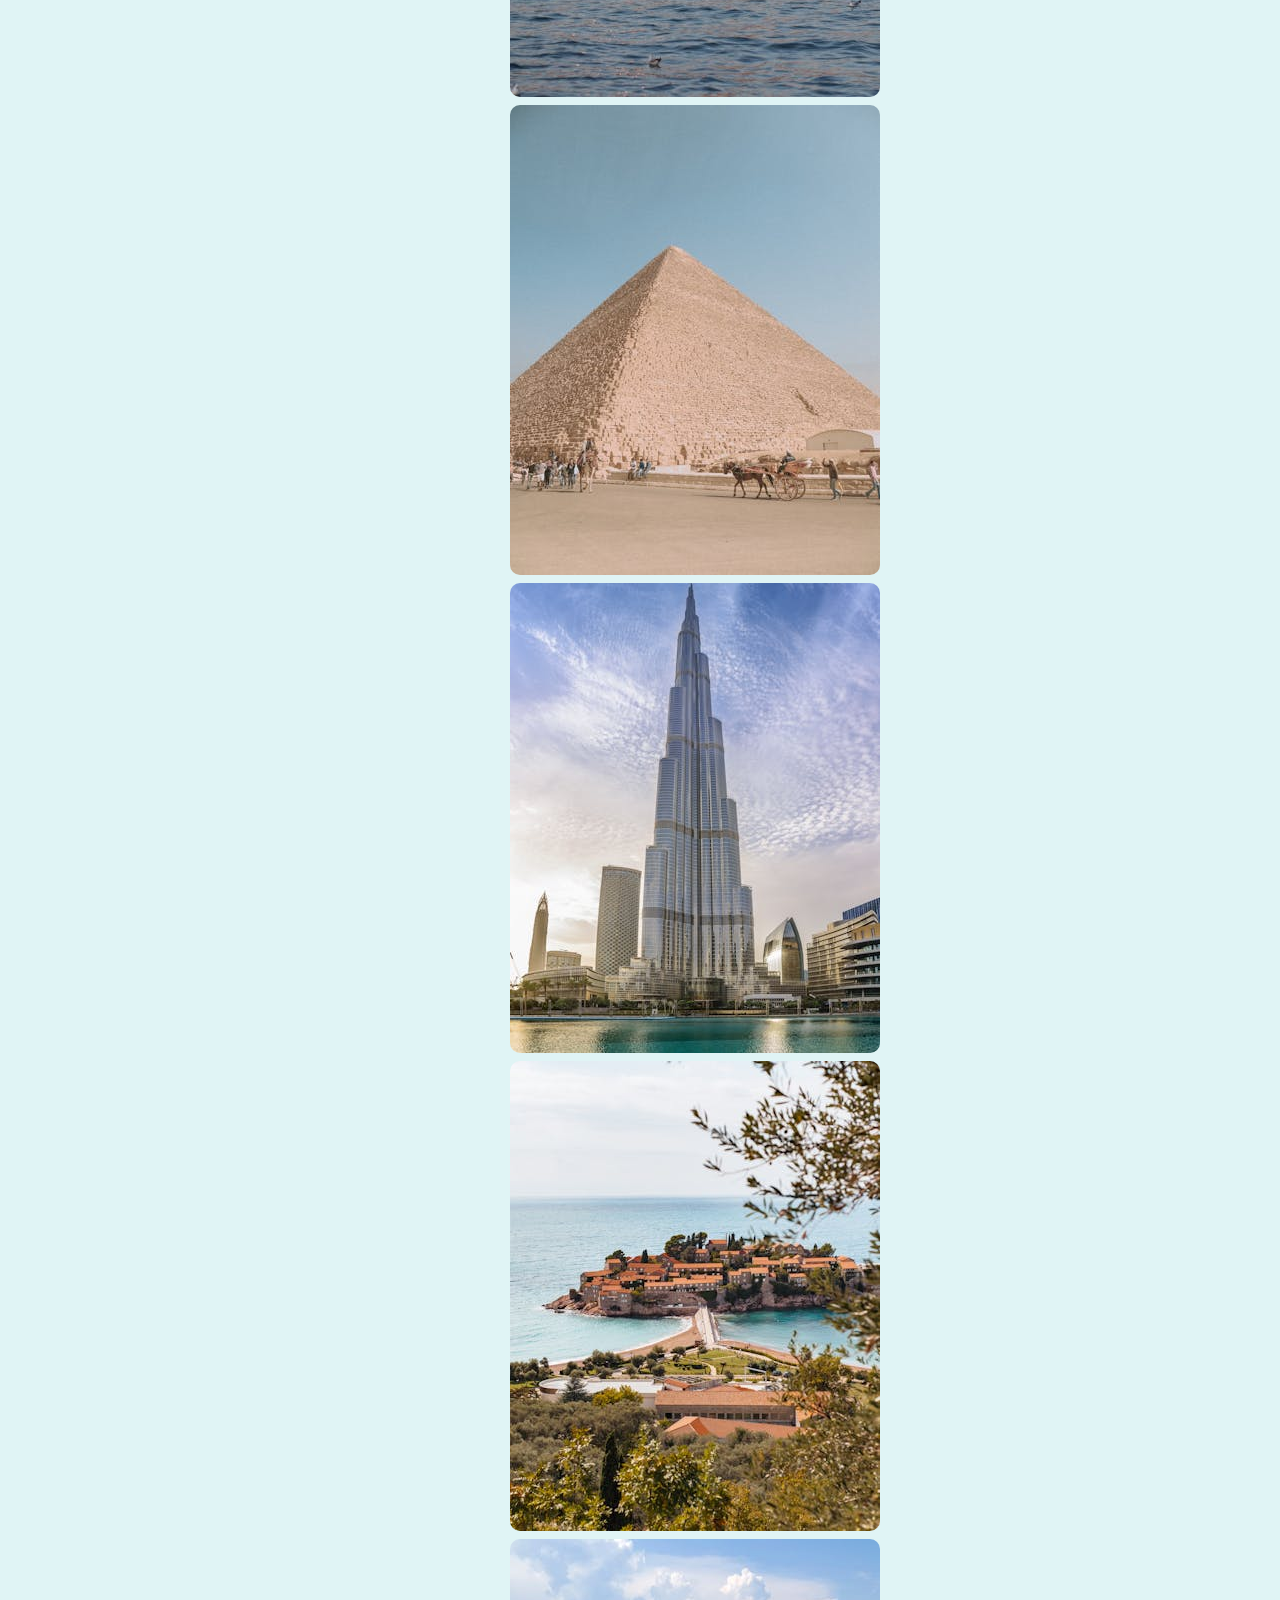
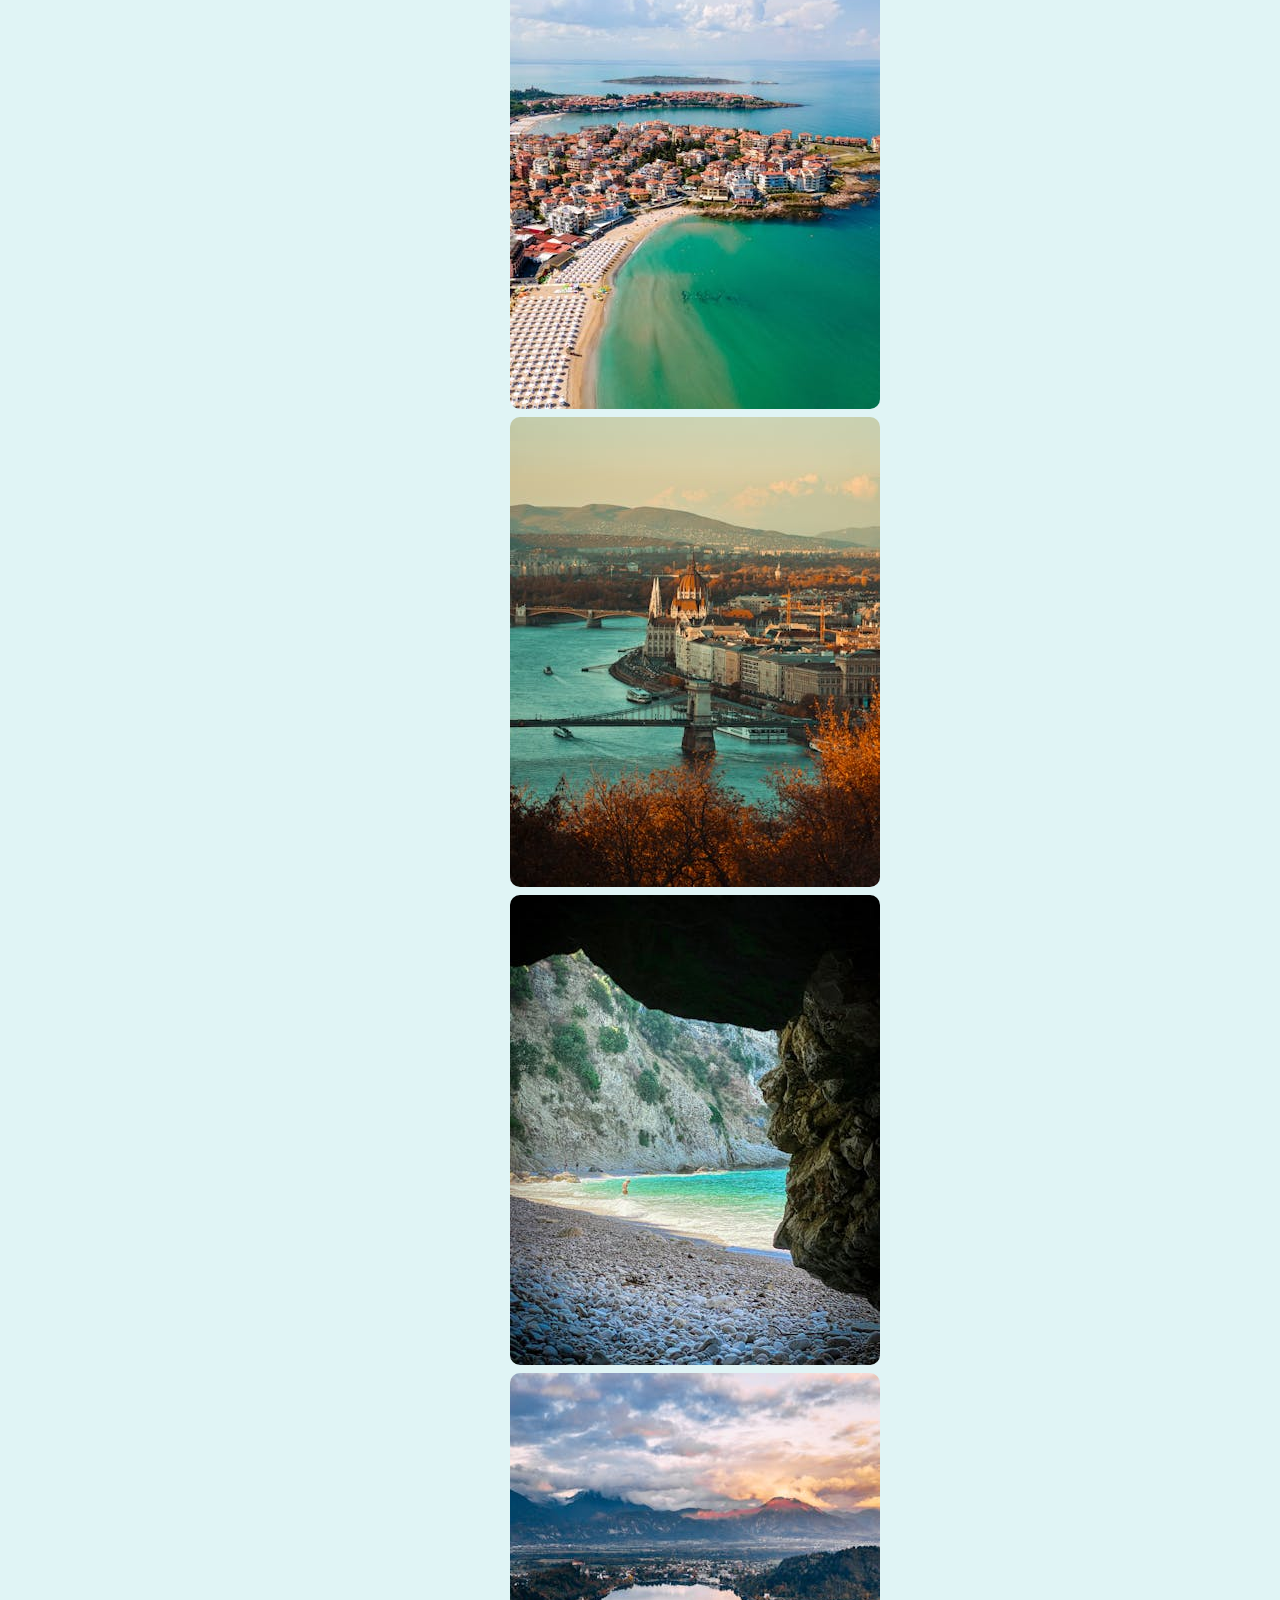
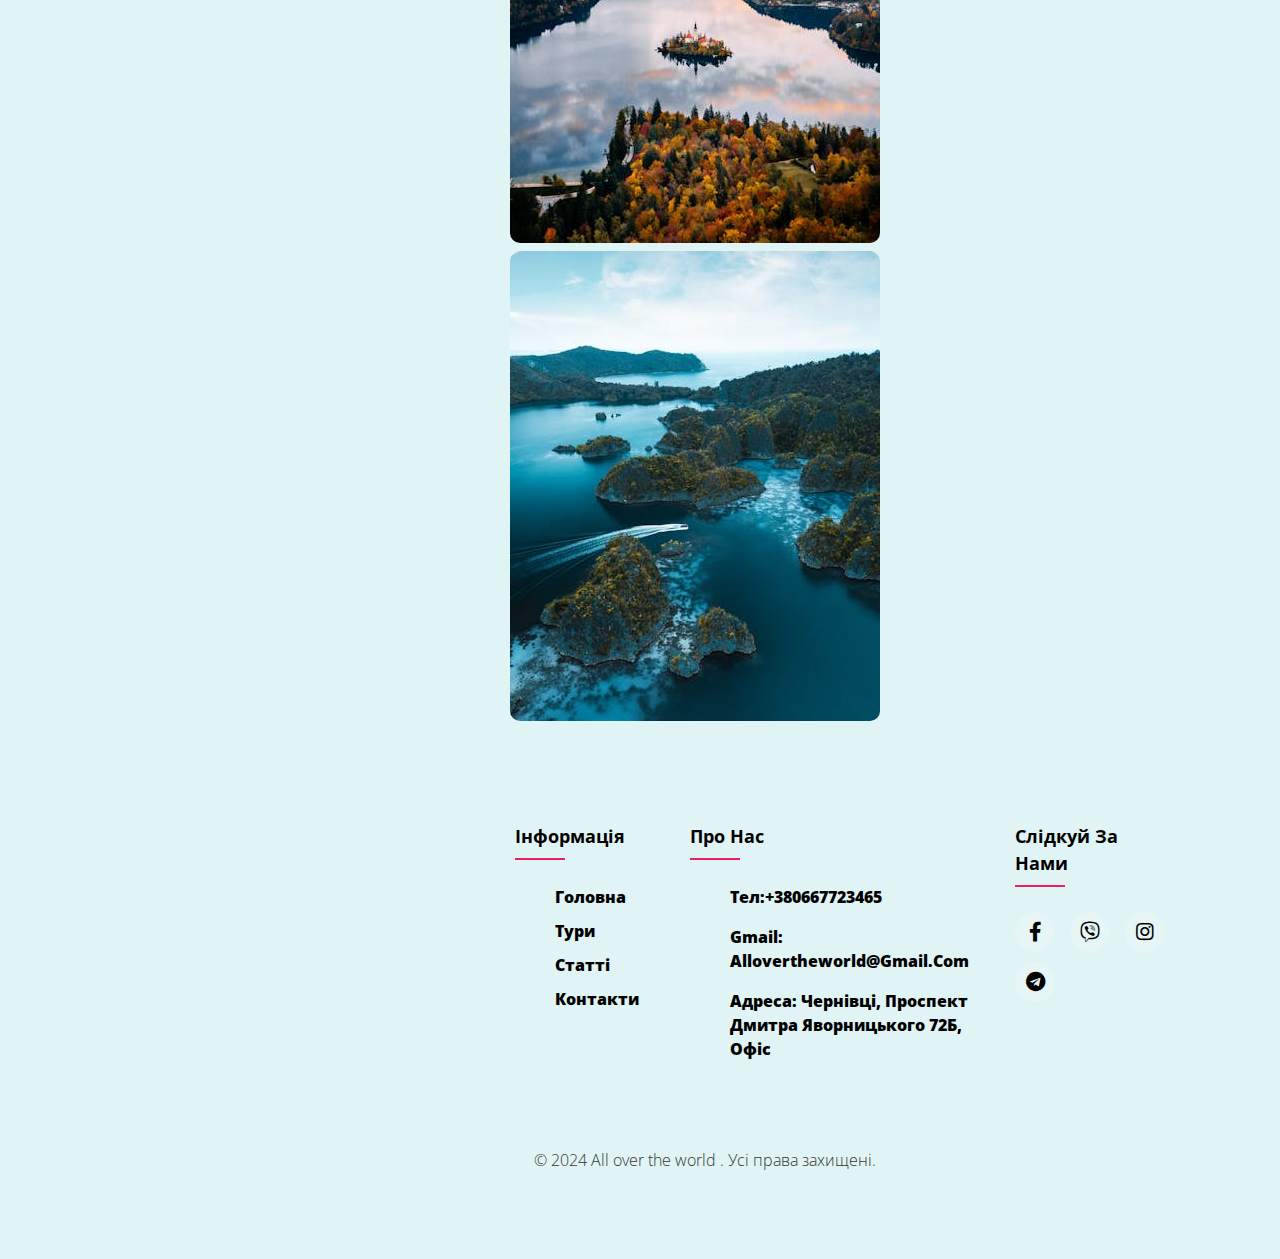
<file: tyru.html>
<!DOCTYPE html>
<html lang="en">
<head>
    <meta charset="UTF-8">
    <meta name="viewport" content="width=device-width, initial-scale=1.0">
    <link rel="icon" href="images/logo.svg">
    <title>Тури</title>
    <link rel="preconnect" href="https://fonts.googleapis.com">
<link rel="preconnect" href="https://fonts.gstatic.com" crossorigin>
<link href="https://fonts.googleapis.com/css2?family=Cormorant:ital,wght@0,400;1,300&family=Open+Sans:ital,wght@0,300;0,400;0,600;1,300&display=swap" rel="stylesheet">
<link rel="stylesheet" type="text/css" href="https://cdnjs.cloudflare.com/ajax/libs/font-awesome/5.15.1/css/all.min.css">
<link rel="stylesheet" href="tyru.css">

</head>
<body>

    <header class="header">
        <div class="container">
            <div class="header__inner">
              <a class="logo" href="index.html" class="menu__link">
                <img src="images/logo.svg" alt="По всьому світу">
              </a>  
              <nav class="menu">
                <!--ul.menu__list>li.menu__item*5>a.menu__link[href=#]-->
                <ul class="menu__list">
                    <li class="menu_item"><a href="index.html" class="menu__link" title="Головна">Головна</a></li>
                    <li class="menu_item"><a href="tyru.html" class="menu__link" target="_blank" title="Тури">Тури</a></li>
                    <li class="menu_item"><a href="Staty.html" class="menu__link" target="_blank" title="Статті">Статті</a></li>
                    <li class="menu_item"><a href="pro-nas.html" class="menu__link" target="_blank" title="Контакти">Контакти</a></li>
                </ul>
              </nav>
              <div class="search">
                <div class="icon"></div>
                <div class="input">
                    <input type="text" placeholder="Пошук" id="mySearch">
                </div>
                <div class="clear"></div>
            </div>
            </div>
        </div>
    </header>
    <div class="center">
        <div class="container">
          <div class="center__text">
               <h2>Тури навколо світу</h2>
          </div>
       </div>
    </div>

    <section class="projects">
        <div class="country__img">
            <a href="https://www.poehalisnami.ua/ua/tour/franciya" target="_blank">
                <img src="images/franch.jpg" alt="">
                <div class="roof-of-image">
                    <h1>Франція</h1>
                </div>
            </a>
        </div>
              

        <div class="country__img">
            <a href="https://www.poehalisnami.ua/ua/tour/meksika?atid=2&dd=27.02.2024&ddt=05.03.2024&dcid=6&dcidto=14" target="_blank">
                <img src="images/mex.jpg" alt="">
                <div class="roof-of-image">
                    <h1>Мексика</h1>
                </div>
            </a>
        </div>

        <div class="country__img">
            <a href="https://www.poehalisnami.ua/ua/tour/ukraine" target="_blank">
                <img src="images/ukraine.jpg" alt="">
                <div class="roof-of-image">
                    <h1>Україна</h1>
                </div>
            </a>
        </div>

        <div class="country__img">
            <a href="https://www.poehalisnami.ua/ua/tour/vetnam" target="_blank">
                <img src="images/vetnam.jpg" alt="">
                <div class="roof-of-image">
                    <h1>В'єтнам</h1>
                </div>
            </a>
        </div>   

        <div class="country__img">
            <a href="https://www.poehalisnami.ua/ua/tour/avstriya?bids=0&hccids=5%2c4%2c3&atid=2&dd=27.02.2024&ddt=05.03.2024&dcid=6&dcidto=14&priceto=200000" target="_blank">
                <img src="images/avstria.jpg" alt="">
                <div class="roof-of-image">
                    <h1>Австрія</h1>
                </div>
            </a>
        </div>

        <div class="country__img">
            <a href="https://www.poehalisnami.ua/ua/tour/portugaliya?bids=0&hccids=5%2c4%2c3&atid=2&dd=27.02.2024&ddt=05.03.2024&dcid=6&dcidto=14&priceto=200000" target="_blank">
                <img src="images/portugal.jpg" alt="">
                <div class="roof-of-image">
                    <h1>Португалія</h1>
                </div>
            </a>
        </div>

        <div class="country__img">
            <a href="https://www.poehalisnami.ua/ua/tour/ispaniya?bids=0&hccids=5%2c4%2c3&atid=2&dd=27.02.2024&ddt=05.03.2024&dcid=6&dcidto=14&priceto=200000" target="_blank">
                <img src="images/ispania.jpg" alt="">
                <div class="roof-of-image">
                    <h1>Іспанія</h1>
                </div>
            </a>
        </div>

        <div class="country__img">
            <a href="https://www.poehalisnami.ua/ua/tour/khorvatiya?bids=0&hccids=5%2c4%2c3&atid=2&dd=27.02.2024&ddt=05.03.2024&dcid=6&dcidto=14&priceto=200000" target="_blank">
                <img src="images/horvatia.jpg" alt="">
                <div class="roof-of-image">
                    <h1>Хорватія</h1>
                </div>
            </a>
        </div>

        <div class="country__img">
            <a href="https://www.poehalisnami.ua/ua/tour/yamajjka?bids=0&hccids=5%2c4%2c3&atid=2&dd=27.02.2024&ddt=05.03.2024&dcid=6&dcidto=14&priceto=200000" target="_blank">
                <img src="images/amayka.jpg" alt="">
                <div class="roof-of-image">
                    <h1>Ямайка</h1>
                </div>
            </a>
        </div>
       
        <div class="country__img">
            <a href="https://www.poehalisnami.ua/ua/tour/tanzaniya?bids=0&hccids=5%2c4%2c3&atid=2&dd=27.02.2024&ddt=05.03.2024&dcid=6&dcidto=14&priceto=200000" target="_blank">
                <img src="images/tanzania.jpg" alt="">
                <div class="roof-of-image">
                    <h1>Танзанія</h1>
                </div>
            </a>
        </div>

<div class="country__img">
            <a href="https://www.poehalisnami.ua/ua/tour/greciya?bids=0&hccids=5%2c4%2c3&atid=2&dd=27.02.2024&ddt=05.03.2024&dcid=6&dcidto=14&priceto=200000" target="_blank">
                <img src="images/grecia.jpg" alt="">
                <div class="roof-of-image">
                    <h1>Греція</h1>
                </div>
            </a>
        </div>

        <div class="country__img">
            <a href="https://www.poehalisnami.ua/ua/tour/tailand?bids=0&hccids=5%2c4%2c3&atid=2&dd=27.02.2024&ddt=05.03.2024&dcid=6&dcidto=14&priceto=200000" target="_blank">
                <img src="images/taylanf.jpg" alt="">
                <div class="roof-of-image">
                    <h1>Тайланд</h1>
                </div>
            </a>
        </div>

        <div class="country__img">
            <a href="https://www.poehalisnami.ua/ua/tour/armeniya?bids=0&hccids=5%2c4%2c3&atid=2&dd=27.02.2024&ddt=05.03.2024&dcid=6&dcidto=14&priceto=200000" target="_blank">
                <img src="images/virmenia.jpg" alt="">
                <div class="roof-of-image">
                    <h1>Вірменія</h1>
                </div>
            </a>
        </div>

        <div class="country__img">
            <a href="https://www.poehalisnami.ua/ua/tour/italiya?bids=0&hccids=5%2c4%2c3&atid=2&dd=27.02.2024&ddt=05.03.2024&dcid=6&dcidto=14&priceto=200000" target="_blank">
                <img src="images/italy.jpg" alt="">
                <div class="roof-of-image">
                    <h1>Італія</h1>
                </div>
            </a>
        </div>

        <div class="country__img">
            <a href="https://www.poehalisnami.ua/ua/tour/gruziya?bids=0&hccids=5%2c4%2c3&atid=2&dd=27.02.2024&ddt=05.03.2024&dcid=6&dcidto=14&priceto=200000" target="_blank">
                <img src="images/gruzia.jpg" alt="">
                <div class="roof-of-image">
                    <h1>Грузія</h1>
                </div>
            </a>
        </div>
    </section>

    <div class="center">
        <div class="container">
          <div class="center__text">
               <h2>Гарячі тури</h2>
          </div>
       </div>
    </div>

    <section class="projects">
        <div class="country__img">
            <img src="images/turkey.jpg" alt="">
            <div class="roof-of-image">
                <h1><a href="https://www.poehalisnami.ua/ua/tour/turciya" target="_blank">Турція</a></h1>
            </div>
        </div>
        </div> 
              

        <div class="country__img">
            <img src="images/egipt.jpg" alt="">
            <div class="roof-of-image">
                <h1><a href="https://www.poehalisnami.ua/ua/tour/egipet" target="_blank">Єгипет</a></h1>
            </div>
        </div>
        </div> 

        <div class="country__img">
            <img src="images/dybay.jpg" alt="">
            <div class="roof-of-image">
                <h1><a href="https://www.poehalisnami.ua/ua/tour/oae?atid=2&dd=27.02.2024&ddt=05.03.2024&dcid=7&dcidto=14" target="_blank">ОАЕ</a></h1>
            </div>
        </div>
        </div> 

        <div class="country__img">
            <img src="images/Chornogoria.jpg" alt="">
            <div class="roof-of-image">
                <h1><a href="https://www.poehalisnami.ua/ua/tour/chernogoriya" target="_blank">Чорногорія</a></h1>
            </div>
        </div>
        </div> 


        <div class="country__img">
            <img src="images/bolgaria.jpg" alt="">
            <div class="roof-of-image">
                <h1><a href="https://www.poehalisnami.ua/ua/tour/bolgariya" target="_blank">Болгарія</a></h1>
            </div>
        </div>
        </div> 

        <div class="country__img">
            <img src="images/ygorchina.jpg" alt="">
            <div class="roof-of-image">
                <h1><a href="https://www.poehalisnami.ua/ua/tour/vengriya" target="_blank">Угорщина</a></h1>
            </div>
        </div>
        </div> 

        <div class="country__img">
            <img src="images/albania.jpg" alt="">
            <div class="roof-of-image">
                <h1><a href="https://www.poehalisnami.ua/ua/tour/albaniya" target="_blank">Албанія</a></h1>
            </div>
        </div>
        </div> 

        <div class="country__img">
            <img src="images/slovenia.jpg" alt="">
            <div class="roof-of-image">
                <h1><a href="https://www.poehalisnami.ua/ua/tour/sloveniya" target="_blank">Словенія</a></h1>
            </div>
        </div>
        </div> 

        <div class="country__img">
            <img src="images/indonezia.jpg" alt="">
            <div class="roof-of-image">
                <h1><a href="https://www.poehalisnami.ua/ua/tour/indoneziya" target="_blank">Індонезія</a></h1>
            </div>
        </div>
        </div> 






  
    </section>










    <footer class="footer">
        <div class="container">
            <div class="row">
                <div class="footer-col">
                    <h4>Інформація</h4>
                    <ul>
                        <li><a href="index.html">Головна</a></li>
                        <li><a href="tyru.html" target="_blank">Тури</a></li>
                        <li><a href="Staty.html" target="_blank">Статті</a></li>
                        <li><a href="pro-nas.html" target="_blank">Контакти</a></li>
                    </ul>
                </div>
                    <div class="footer-col1">
                        <h4>Про нас</h4>
                        <ul>
                            <p>Тел:+380667723465</p>
                            <p>Gmail: Allovertheworld@gmail.com</p>
                            <p>Адреса: Чернівці, проспект Дмитра Яворницького 72Б, офіс</p>
                        </ul>
                    </div>
                
                <div class="footer-col">
                    <h4>Слідкуй за нами</h4>
                    <div class="social-links">
                        <a href="https://www.facebook.com/PoehaliSNamiua" target="_blank"><i class="fab fa-facebook-f"></i></a>
                        <a href="https://invite.viber.com/?g2=AQAmBnHVWrezY0si8MU%2BRPtBkzHYNS1%2FdiSJDmbvX7FoLCuEoiB1lQ55e%2BTyT8nV&lang=uk" target="_blank"><i class="fab fa-viber"></i></a>
                        <a href="https://www.instagram.com/official_poehalisnami/" target="_blank"><i class="fab fa-instagram"></i></a>
                        <a href="https://t.me/+u_pqontVG04zMjhi" target="_blank"><i class="fab fa-telegram"></i></a>
                    </div>
                    </div>
                </div>
            </div>
        </div>
        <div class="bottom-bar">
            <p>&copy; 2024 All over the world . Усі права захищені.</p>
        </div>
   </footer>
    
     
</body>
<script src="Javascript.js"></script>
</html>
</file>
<file: style.css>
html{
    box-sizing: border-box;
}

*,
*::after,
*::before{
    box-sizing: inherit;
}

a{
    text-decoration: none;
    color: inherit;
}

ul{
list-style: none;
}

.container{
    max-width: 1240px;
    margin: 0 auto;
    padding-left: 20px;
    padding-right: 20px;
}

body{
    margin: 0;
color: #000000;
font-size: 20px;
font-weight: 300;
line-height: 1.5;
/*font-family: 'Cormorant', serif;*/
font-family: 'Open Sans', sans-serif;
background-color: #E0F4F5;

}

.header__inner{
    display: flex;
    justify-content: space-between;
    align-items: center;
    padding: 10px 0;
    min-height: 50px;
}

.logo{
    margin-bottom: 25px;
    height: 40px;
    width: 100px;
    margin-left: 75px;
}

.menu__list{
    display: flex;
    align-items: center;
    gap: 0 70px;
    font-weight: 400;
    font-size: 18px;
}

.user-actions{
    display: flex;
    align-items: center;
    gap: 0 20px;
    
}

.user-actions__link{
    margin-right: 20px;
}

.user-actions__item-search{
    margin-right: 20px;
    
}

.search{
    /* margin-top: 20px; */
    margin-right: 20px;
    position: relative;
    width: 60px;
    overflow: hidden;
    height: 60px;
/* правки */
    background: #fff;

    border-radius: 40px;
    transition: 0.5s;
    box-shadow: 0 0 0 0px #2f3333;
}

.search .icon{
position: absolute;
top: 0;
left: 0;
width: 60px;
height: 60px;
/* правки №fff*/
background: #E0F4F5;    

border-radius: 60px;
display: flex;
align-items: center;
justify-content: center;
z-index: 999;
cursor: pointer;
}

.search .icon::before{
position: absolute;
content: '';
width: 15px;
height: 15px;
border: 2px solid #000000;
border-radius: 50%;
transform: translate(-2px, -2px);
}

.search .icon::after{
    position: absolute;
    content: '';
    width: 2px;
    height: 12px;
    background: #000000;
    transform: translate(8px, 8px) rotate(-45deg);
}

.search.active{
    width: 360px;
}

.search .input{
    position: relative;
    width: 260px;
    height: 60px;
/* правки 60 */
    left: 70px;

    display: flex;
    align-items: center;
    justify-content: center;
}

.search .input input{
    position: absolute;
    top: 0;
    left: 0;
    width: 100%;
    height: 100%;
    border: 0;
    outline: 0;
    font-size: 18px;
    padding: 10px 0;
}

.clear{
    position: absolute;
    right: 15px;
    width: 15px;
    height:15px;
    cursor: pointer;
    display: flex;
    align-items: center;
    justify-content: center;
    transform: translateY(-38px);
}

.clear::before{
position: absolute;
content: '';
width: 2px;
height: 15px;
background: #424242;
transform: rotate(45deg);
}

.clear::after{
    position: absolute;
    content: '';
    width: 2px;
    height: 15px;
    background: #424242;
    transform: rotate(-45deg);
    }




.top{
    background-image: url(images/back.jpg);
    width: 100%;
    background-repeat: no-repeat;
    background-position: center center;
    background-size: cover;
    background-attachment: fixed;
    height: 520px;
   }

.top__inner{
    min-height: 500px; 
    font-weight: 400;
    display: flex;
    flex-direction: column;
    justify-content: flex-end;
}
.top__title{
    color: #000000;
    font-family: 'Cormorant', serif;
    text-align: left;
    padding: 70px;
font-size:50px;
margin-bottom: 150px;
max-width: 650px;
line-height: 1;
font-weight: 400;
}

.top__text{
    color: #000000;
    text-align: right;
    font-family: 'Cormorant', serif;
    padding-left: 750px;
    padding-bottom: 50px;
font-size: 25px;
margin-bottom: 48px;
max-width: 1200px;
line-height: normal;

}

.blockquote__text{
    text-align: center;
    font-family: 'Cormorant', serif;
    font-size: 30px;
    font-style: italic;
    line-height: normal;
    max-width: 900px;
    margin: 150px auto;
    
    
}

.center__text
{
    text-align: center;
    font-family: 'Cormorant', serif;
    font-size: 25px;
    font-style: italic;
    line-height: normal;
    max-width: 900px;
    margin: 70px auto;
}







/* фотки */

.country__img{
position: relative;
overflow: hidden;
display: inline-block;
border-radius: 10px;
width: 370px;
height: 470px;
margin-right: 10px;
}


.country__img a {
    display: block;
    width: 100%;
    height: 100%;
    text-decoration: none;
}

.country__img img {
    width: 100%;
    height: 100%;
    object-fit: cover; /* Забезпечує збереження пропорцій картинки та її вирівнювання */
}

.roof-of-image{
    position: absolute;
    bottom: 0;
    left: 0;
    width: 100%;
    height: 100%;
    background: rgba(0,0,0,0.5);
    color: white;
    text-align: center;
    padding-top: 50%;
    box-sizing: border-box;
    transition: transform 0.3s ease;
    transform: translateY(100%);
    /* border-radius: 20px; */
    
}

.roof-of-image h1{
    font-size: 50px;
    font-family: 'Cormorant', serif;
}

.country__img:hover .roof-of-image{
    transform: translateY(0);
}












.projects{

text-align: center;
  margin-left: 370px;
  margin-right: 250px;
}


.bottom-bar{
    background: #E0F4F5;
    text-align: center;
    padding: 10px 0;
    margin-top: 50px;
    padding-right: 300px;
}
.bottom-bar p{
    color: #343434;
    margin-bottom: 200px;
    margin: 0;
    font-size: 16px;
    padding: 7px;
}


.menu__list a {
    display: inline-block;
    color: #000000; 
    line-height: 1;
    text-decoration: none; 
    cursor: pointer;
}
.menu__list a:after {
    background-color: #e91e63; 
    display: block;
    content: "";
    height: 2px; 
    width: 0%;
    -webkit-transition: width .3s ease-in-out;
    -moz--transition: width .3s ease-in-out;
    transition: width .3s ease-in-out;
}
.menu__list a:hover:after,
.menu__list a:focus:after {
    width: 100%;
}

.container{
	max-width: 1170px;
	margin:auto;
}
.row{
	display: flex;
	flex-wrap: wrap;
}
ul{
	list-style: none;
}
.footer{
	background-color: #E0F4F5;
    padding: 70px 0;
    padding-left: 300px;
}
.footer-col{
   width: 25%;
   padding: 0 15px;
}
.footer-col h4{
	font-size: 18px;
	color: #000000;
	text-transform: capitalize;
	margin-bottom: 35px;
	font-weight: 700;
	position: relative;
}
.footer-col h4::before{
	content: '';
	position: absolute;
	left:0;
	bottom: -10px;
	background-color: #e91e63;
	height: 2px;
	box-sizing: border-box;
	width: 50px;
}
.footer-col ul li:not(:last-child){
	margin-bottom: 10px;
}
.footer-col ul li a{
	font-size: 16px;
	text-transform: capitalize;
	color: #000000;
	text-decoration: none;
	font-weight: 800;
	color: #000000;
	display: block;
	transition: all 0.3s ease;
}

/* Про нас */
.footer-col1 h4{
    font-size: 18px;
	color: #000000;
	text-transform: capitalize;
	margin-bottom: 35px;
	font-weight: 700;
	position: relative;
    
}

.footer-col1 h4::before{
	content: '';
	position: absolute;
	left:0;
	bottom: -10px;
	background-color: #e91e63;
	height: 2px;
	box-sizing: border-box;
	width: 50px;
}

.footer-col1 p{
	font-size: 16px;
	text-transform: capitalize;
	color: #000000;
	text-decoration: none;
	font-weight: 800;
	color: #000000;
	display: block;
	transition: all 0.3s ease;
    width: 270px;
}

.footer-col ul li a:hover{
	color: #000000;
	padding-left: 8px;
}
.footer-col .social-links a{
	display: inline-block;
	height: 40px;
	width: 40px;
	background-color: rgba(255,255,255,0.2);
	margin:0 10px 10px 0;
	text-align: center;
	line-height: 40px;
	border-radius: 50%;
	color: #000000;
	transition: all 0.5s ease;
}
.footer-col .social-links a:hover{
	color: #000000;
	background-color: #636363;
}
    
  




























@media (max-width: 1000px){

}

@media (max-width: 768px){
    
}

@media (max-width: 480px){
    
}
@media (max-width: 360px){
    
}
</file>
<file: Staty.css>
html{
    box-sizing: border-box;
}

*,
*::after,
*::before{
    box-sizing: inherit;
}

a{
    text-decoration: none;
    color: inherit;
}

ul{
list-style: none;
}

.container{
    max-width: 1240px;
    margin: 0 auto;
    padding-left: 20px;
    padding-right: 20px;
}

body{
    margin: 0;
color: #000000;
font-size: 20px;
font-weight: 300;
line-height: 1.5;
/*font-family: 'Cormorant', serif;*/
font-family: 'Open Sans', sans-serif;
background-color: #E0F4F5;
}

.header__inner{
    display: flex;
    justify-content: space-between;
    align-items: center;
    padding: 10px 0;
    min-height: 50px;
}

.logo{
    margin-bottom: 25px;
    height: 40px;
    width: 100px;
    margin-left: 75px;
}

.menu__list{
    display: flex;
    align-items: center;
    gap: 0 70px;
    font-weight: 400;
    font-size: 18px;
}

.user-actions{
    display: flex;
    align-items: center;
    gap: 0 20px;
    
}

.user-actions__link{
    margin-right: 20px;
}

.user-actions__item-search{
    margin-right: 20px;
}
 
.search{
    /* margin-top: 20px; */
    margin-right: 20px;
    position: relative;
    width: 60px;
    overflow: hidden;
    height: 60px;
/* правки */
    background: #fff;

    border-radius: 40px;
    transition: 0.5s;
    box-shadow: 0 0 0 0px #2f3333;
}

.search .icon{
position: absolute;
top: 0;
left: 0;
width: 60px;
height: 60px;
/* правки №fff*/
background: #E0F4F5;    

border-radius: 60px;
display: flex;
align-items: center;
justify-content: center;
z-index: 999;
cursor: pointer;
}

.search .icon::before{
position: absolute;
content: '';
width: 15px;
height: 15px;
border: 2px solid #000000;
border-radius: 50%;
transform: translate(-2px, -2px);
}

.search .icon::after{
    position: absolute;
    content: '';
    width: 2px;
    height: 12px;
    background: #000000;
    transform: translate(8px, 8px) rotate(-45deg);
}

.search.active{
    width: 360px;
}

.search .input{
    position: relative;
    width: 260px;
    height: 60px;
/* правки 60 */
    left: 70px;

    display: flex;
    align-items: center;
    justify-content: center;
}

.search .input input{
    position: absolute;
    top: 0;
    left: 0;
    width: 100%;
    height: 100%;
    border: 0;
    outline: 0;
    font-size: 18px;
    padding: 10px 0;
}

.clear{
    position: absolute;
    right: 15px;
    width: 15px;
    height:15px;
    cursor: pointer;
    display: flex;
    align-items: center;
    justify-content: center;
    transform: translateY(-38px);
}

.clear::before{
position: absolute;
content: '';
width: 2px;
height: 15px;
background: #424242;
transform: rotate(45deg);
}

.clear::after{
    position: absolute;
    content: '';
    width: 2px;
    height: 15px;
    background: #424242;
    transform: rotate(-45deg);
    }




/* main block */

.center__text
{
    text-align: center;
    font-family: 'Cormorant', serif;
    font-size: 25px;
    font-style: italic;
    line-height: normal;
    max-width: 900px;
    margin: 70px auto;
}


.article{
    margin-top: 50px;
display: flex;
justify-content: space-between;
}

.article:nth-child(even){
    flex-direction: row-reverse;
}

.article-text{
margin-right: 40px;
padding-left: 80px;
font-style: normal;
font-weight: 700;
font-size: 25px;
line-height: 1.78;
color: #000000;
min-width: 782;
}

.article-title{
font-style: normal;
font-weight: 700;
font-size: 18px;
line-height: 1.78;
color: #000000;
}

.article-text p {
font-style: normal;
font-weight: 700;
font-size: 20px;
line-height: 1.78;
color: #000000;
}

.link-ease-in-out a {
    display: inline-block;
    color: #000000; 
    line-height: 1;
    text-decoration: none; 
    cursor: pointer;
}
.link-ease-in-out a:after {
    background-color: #e91e63; 
    display: block;
    content: "";
    height: 2px; 
    width: 0%;
    -webkit-transition: width .3s ease-in-out;
    -moz--transition: width .3s ease-in-out;
    transition: width .3s ease-in-out;
}
.link-ease-in-out a:hover:after,
.link-ease-in-out a:focus:after {
    width: 100%;
}
     
.menu__list a {
    display: inline-block;
    color: #000000; 
    line-height: 1;
    text-decoration: none; 
    cursor: pointer;
}
.menu__list a:after {
    background-color: #e91e63; 
    display: block;
    content: "";
    height: 2px; 
    width: 0%;
    -webkit-transition: width .3s ease-in-out;
    -moz--transition: width .3s ease-in-out;
    transition: width .3s ease-in-out;
}
.menu__list a:hover:after,
.menu__list a:focus:after {
    width: 100%;
}











/* footer */
.container{
	max-width: 1170px;
	margin:auto;
}
.row{
	display: flex;
	flex-wrap: wrap;
}
ul{
	list-style: none;
}
.footer{
	background-color: #E0F4F5;
    padding: 70px 0;
    padding-left: 400px;
}
.footer-col{
   width: 25%;
   padding: 0 15px;
}
.footer-col h4{
	font-size: 18px;
	color: #000000;
	text-transform: capitalize;
	margin-bottom: 35px;
	font-weight: 700;
	position: relative;
}
.footer-col h4::before{
	content: '';
	position: absolute;
	left:0;
	bottom: -10px;
	background-color: #e91e63;
	height: 2px;
	box-sizing: border-box;
	width: 50px;
}
.footer-col ul li:not(:last-child){
	margin-bottom: 10px;
}
.footer-col ul li a{
	font-size: 16px;
	text-transform: capitalize;
	color: #000000;
	text-decoration: none;
	font-weight: 800;
	color: #000000;
	display: block;
	transition: all 0.3s ease;
}


/* Про нас */
.footer-col1 h4{
    font-size: 18px;
	color: #000000;
	text-transform: capitalize;
	margin-bottom: 35px;
	font-weight: 700;
	position: relative;
    
}

.footer-col1 h4::before{
	content: '';
	position: absolute;
	left:0;
	bottom: -10px;
	background-color: #e91e63;
	height: 2px;
	box-sizing: border-box;
	width: 50px;
}

.footer-col1 p{
	font-size: 16px;
	text-transform: capitalize;
	color: #000000;
	text-decoration: none;
	font-weight: 800;
	color: #000000;
	display: block;
	transition: all 0.3s ease;
    width: 270px;
}




.footer-col ul li a:hover{
	color: #000000;
	padding-left: 8px;
}
.footer-col .social-links a{
	display: inline-block;
	height: 40px;
	width: 40px;
	background-color: rgba(255,255,255,0.2);
	margin:0 10px 10px 0;
	text-align: center;
	line-height: 40px;
	border-radius: 50%;
	color: #000000;
	transition: all 0.5s ease;
}
.footer-col .social-links a:hover{
	color: #000000;
	background-color: #636363;
}
    
.bottom-bar{
    background: #E0F4F5;
    text-align: center;
    padding: 10px 0;
    margin-top: 50px;
    padding-right: 300px;
}
.bottom-bar p{
    color: #343434;
    margin-bottom: 200px;
    margin: 0;
    font-size: 16px;
    padding: 7px;
}




























@media (max-width: 1000px){

}

@media (max-width: 768px){
    
}

@media (max-width: 480px){
    
}
@media (max-width: 360px){
    
}
</file>
<file: tyru.css>
html{
    box-sizing: border-box;
}

*,
*::after,
*::before{
    box-sizing: inherit;
}

a{
    text-decoration: none;
    color: inherit;
}

ul{
list-style: none;
}

.container{
    max-width: 1240px;
    margin: 0 auto;
    padding-left: 20px;
    padding-right: 20px;
}

body{
    margin: 0;
color: #000000;
font-size: 20px;
font-weight: 300;
line-height: 1.5;
/*font-family: 'Cormorant', serif;*/
font-family: 'Open Sans', sans-serif;
background-color: #E0F4F5;
}

.header__inner{
    display: flex;
    justify-content: space-between;
    align-items: center;
    padding: 10px 0;
    min-height: 50px;
}

.logo{
    margin-bottom: 25px;
    height: 40px;
    width: 100px;
    margin-left: 75px;
}

.menu__list{
    display: flex;
    align-items: center;
    gap: 0 70px;
    font-weight: 400;
    font-size: 18px;
}

.user-actions{
    display: flex;
    align-items: center;
    gap: 0 20px;
    
}

.user-actions__link{
    margin-right: 20px;
}

.user-actions__item-search{
    margin-right: 20px;
}

.search{
    /* margin-top: 20px; */
    margin-right: 20px;
    position: relative;
    width: 60px;
    overflow: hidden;
    height: 60px;
/* правки */
    background: #fff;

    border-radius: 40px;
    transition: 0.5s;
    box-shadow: 0 0 0 0px #2f3333;
}

.search .icon{
position: absolute;
top: 0;
left: 0;
width: 60px;
height: 60px;
/* правки №fff*/
background: #E0F4F5;    

border-radius: 60px;
display: flex;
align-items: center;
justify-content: center;
z-index: 999;
cursor: pointer;
}

.search .icon::before{
position: absolute;
content: '';
width: 15px;
height: 15px;
border: 2px solid #000000;
border-radius: 50%;
transform: translate(-2px, -2px);
}

.search .icon::after{
    position: absolute;
    content: '';
    width: 2px;
    height: 12px;
    background: #000000;
    transform: translate(8px, 8px) rotate(-45deg);
}

.search.active{
    width: 360px;
}

.search .input{
    position: relative;
    width: 260px;
    height: 60px;
/* правки 60 */
    left: 70px;

    display: flex;
    align-items: center;
    justify-content: center;
}

.search .input input{
    position: absolute;
    top: 0;
    left: 0;
    width: 100%;
    height: 100%;
    border: 0;
    outline: 0;
    font-size: 18px;
    padding: 10px 0;
}

.clear{
    position: absolute;
    right: 15px;
    width: 15px;
    height:15px;
    cursor: pointer;
    display: flex;
    align-items: center;
    justify-content: center;
    transform: translateY(-38px);
}

.clear::before{
position: absolute;
content: '';
width: 2px;
height: 15px;
background: #424242;
transform: rotate(45deg);
}

.clear::after{
    position: absolute;
    content: '';
    width: 2px;
    height: 15px;
    background: #424242;
    transform: rotate(-45deg);
    }





.top{
    background-image: url(../images/11.jpg);
    width: 100%;
    background-repeat: no-repeat;
    background-position: center center;
    background-size: cover;
    background-attachment: fixed;
    
  
    
}
.top__inner{
    min-height: 500px; 
    font-weight: 400;
    display: flex;
    flex-direction: column;
    justify-content: flex-end;
}
.top__title{
    color: #000000;
    font-family: 'Cormorant', serif;
    text-align: left;
    padding: 70px;
font-size:50px;
margin-bottom: 150px;
max-width: 650px;
line-height: 1;
font-weight: 400;
}

.top__text{
    color: #000000;
    text-align: right;
    font-family: 'Cormorant', serif;
    padding-left: 750px;
    padding-bottom: 50px;
font-size: 25px;
margin-bottom: 48px;
max-width: 1200px;
line-height: normal;

}

.blockquote__text{
    text-align: center;
    font-family: 'Cormorant', serif;
    font-size: 30px;
    font-style: italic;
    line-height: normal;
    max-width: 900px;
    margin: 150px auto;
    
    
}

.center__text
{
    text-align: center;
    font-family: 'Cormorant', serif;
    font-size: 25px;
    font-style: italic;
    line-height: normal;
    max-width: 900px;
    margin: 70px auto;
    padding-left: 100px;
}







.country__img{
position: relative;
overflow: hidden;
display: inline-block;
border-radius: 10px;
width: 370px;
height: 470px;
margin-right: 10px;
}

.country__img a {
    display: block;
    width: 100%;
    height: 100%;
    text-decoration: none;
}

.country__img img {
    width: 100%;
    height: 100%;
    object-fit: cover; /* Забезпечує збереження пропорцій картинки та її вирівнювання */
}

.roof-of-image{
    position: absolute;
    bottom: 0;
    left: 0;
    width: 100%;
    height: 100%;
    background: rgba(0,0,0,0.5);
    color: white;
    text-align: center;
    padding-top: 50%;
    box-sizing: border-box;
    transition: transform 0.3s ease;
    transform: translateY(100%);
    /* border-radius: 20px; */
    
}

.roof-of-image h1{
    font-size: 50px;
    font-family: 'Cormorant', serif;
}

.country__img:hover .roof-of-image{
    transform: translateY(0);
}

.projects{
    text-align: center;
  margin-left: 370px;
  margin-right: 250px;
}


.menu__list a {
    display: inline-block;
    color: #000000; 
    line-height: 1;
    text-decoration: none; 
    cursor: pointer;
}
.menu__list a:after {
    background-color: #e91e63; 
    display: block;
    content: "";
    height: 2px; 
    width: 0%;
    -webkit-transition: width .3s ease-in-out;
    -moz--transition: width .3s ease-in-out;
    transition: width .3s ease-in-out;
}
.menu__list a:hover:after,
.menu__list a:focus:after {
    width: 100%;
}




.bottom-bar{
    background: #E0F4F5;
    text-align: center;
    padding: 10px 0;
    margin-top: 50px;
    padding-right: 350px;
}
.bottom-bar p{
    color: #343434;
    margin-bottom: 200px;
    margin: 0;
    font-size: 16px;
    padding: 7px;
}




.container{
	max-width: 1170px;
	margin:auto;
}
.row{
	display: flex;
	flex-wrap: wrap;
}
ul{
	list-style: none;
}
.footer{
	background-color: #E0F4F5;
    padding: 70px 0;
    padding-left: 480px;
}
.footer-col{
   width: 25%;
   padding: 0 15px;
}
.footer-col h4{
	font-size: 18px;
	color: #000000;
	text-transform: capitalize;
	margin-bottom: 35px;
	font-weight: 700;
	position: relative;
}
.footer-col h4::before{
	content: '';
	position: absolute;
	left:0;
	bottom: -10px;
	background-color: #e91e63;
	height: 2px;
	box-sizing: border-box;
	width: 50px;
}
.footer-col ul li:not(:last-child){
	margin-bottom: 10px;
}
.footer-col ul li a{
	font-size: 16px;
	text-transform: capitalize;
	color: #000000;
	text-decoration: none;
	font-weight: 800;
	color: #000000;
	display: block;
	transition: all 0.3s ease;
}



/* Про нас */
.footer-col1 h4{
    font-size: 18px;
	color: #000000;
	text-transform: capitalize;
	margin-bottom: 35px;
	font-weight: 700;
	position: relative;
    
}

.footer-col1 h4::before{
	content: '';
	position: absolute;
	left:0;
	bottom: -10px;
	background-color: #e91e63;
	height: 2px;
	box-sizing: border-box;
	width: 50px;
}

.footer-col1 p{
	font-size: 16px;
	text-transform: capitalize;
	color: #000000;
	text-decoration: none;
	font-weight: 800;
	color: #000000;
	display: block;
	transition: all 0.3s ease;
    width: 270px;
}




.footer-col ul li a:hover{
	color: #000000;
	padding-left: 8px;
}
.footer-col .social-links a{
	display: inline-block;
	height: 40px;
	width: 40px;
	background-color: rgba(255,255,255,0.2);
	margin:0 10px 10px 0;
	text-align: center;
	line-height: 40px;
	border-radius: 50%;
	color: #000000;
	transition: all 0.5s ease;
}
.footer-col .social-links a:hover{
	color: #000000;
	background-color: #636363;
}
    
  




























@media (max-width: 1000px){

}

@media (max-width: 768px){
    
}

@media (max-width: 480px){
    
}
@media (max-width: 360px){
    
}
</file>
